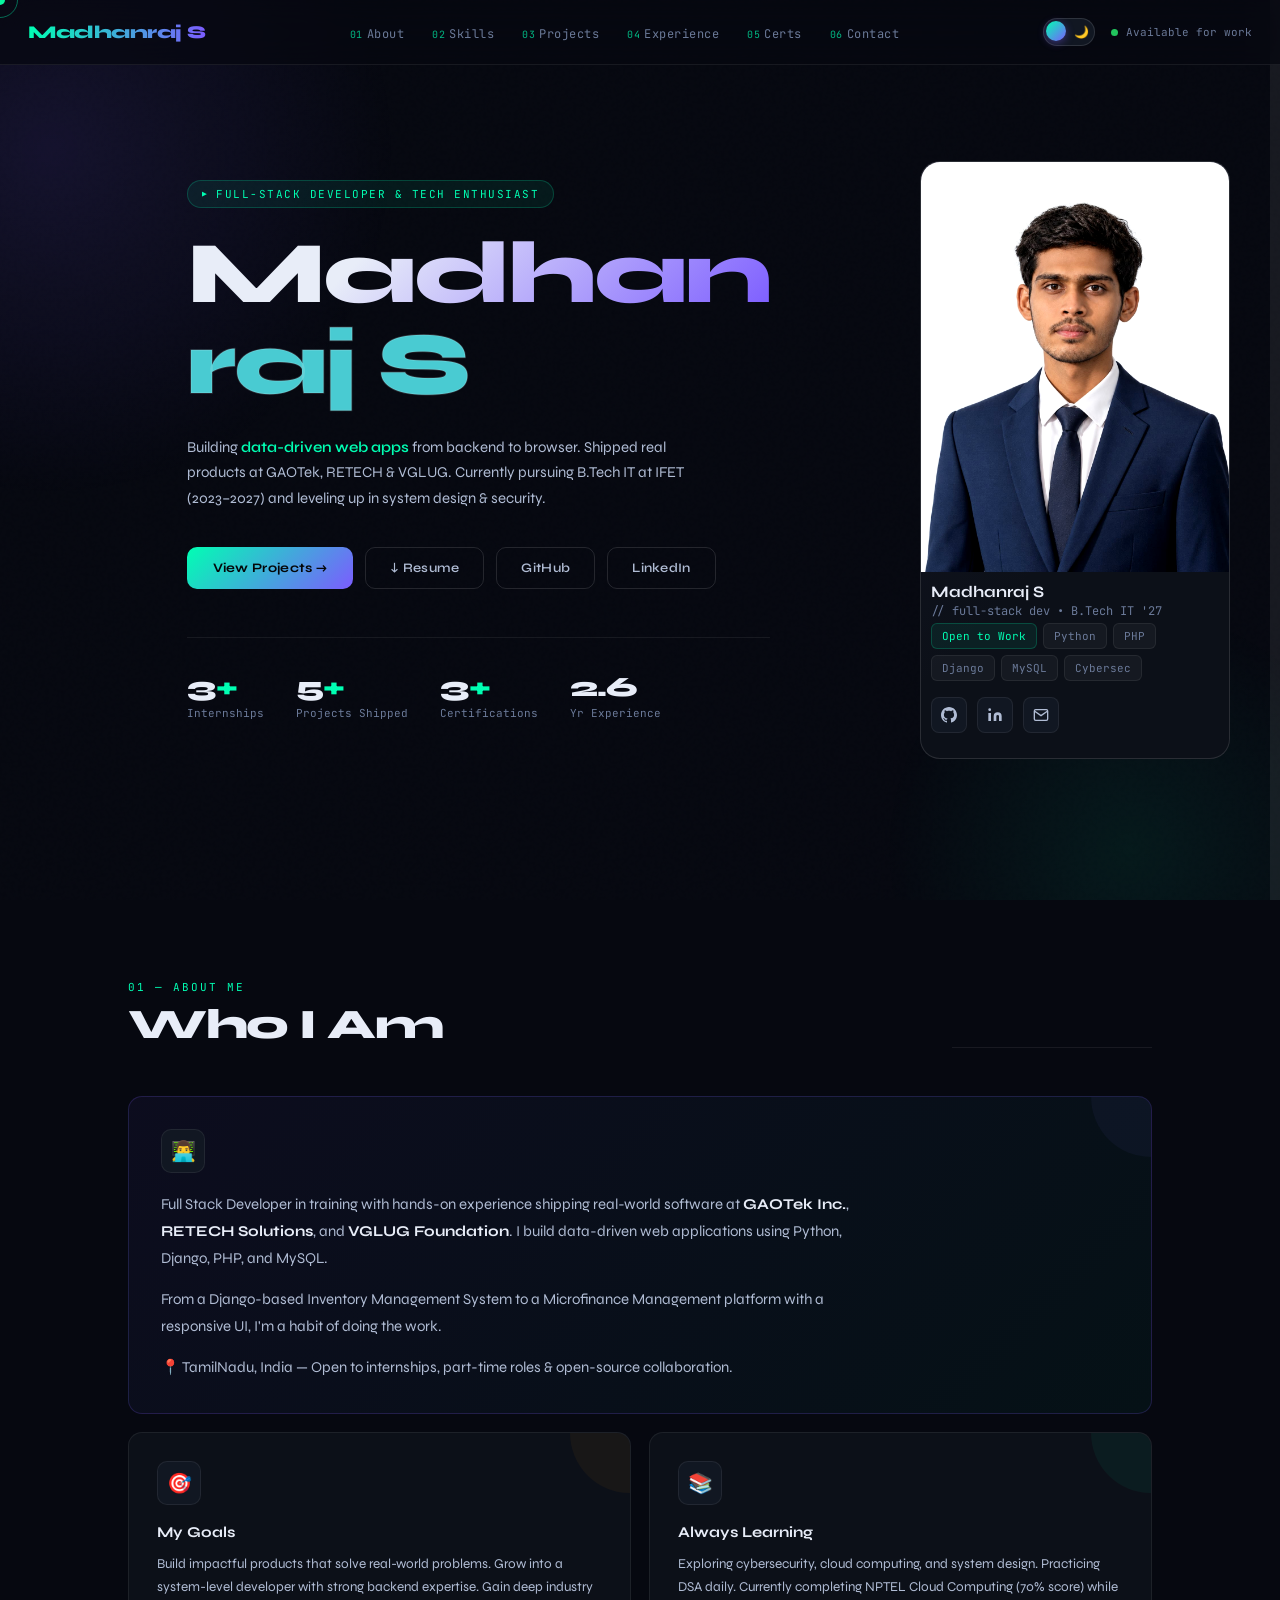
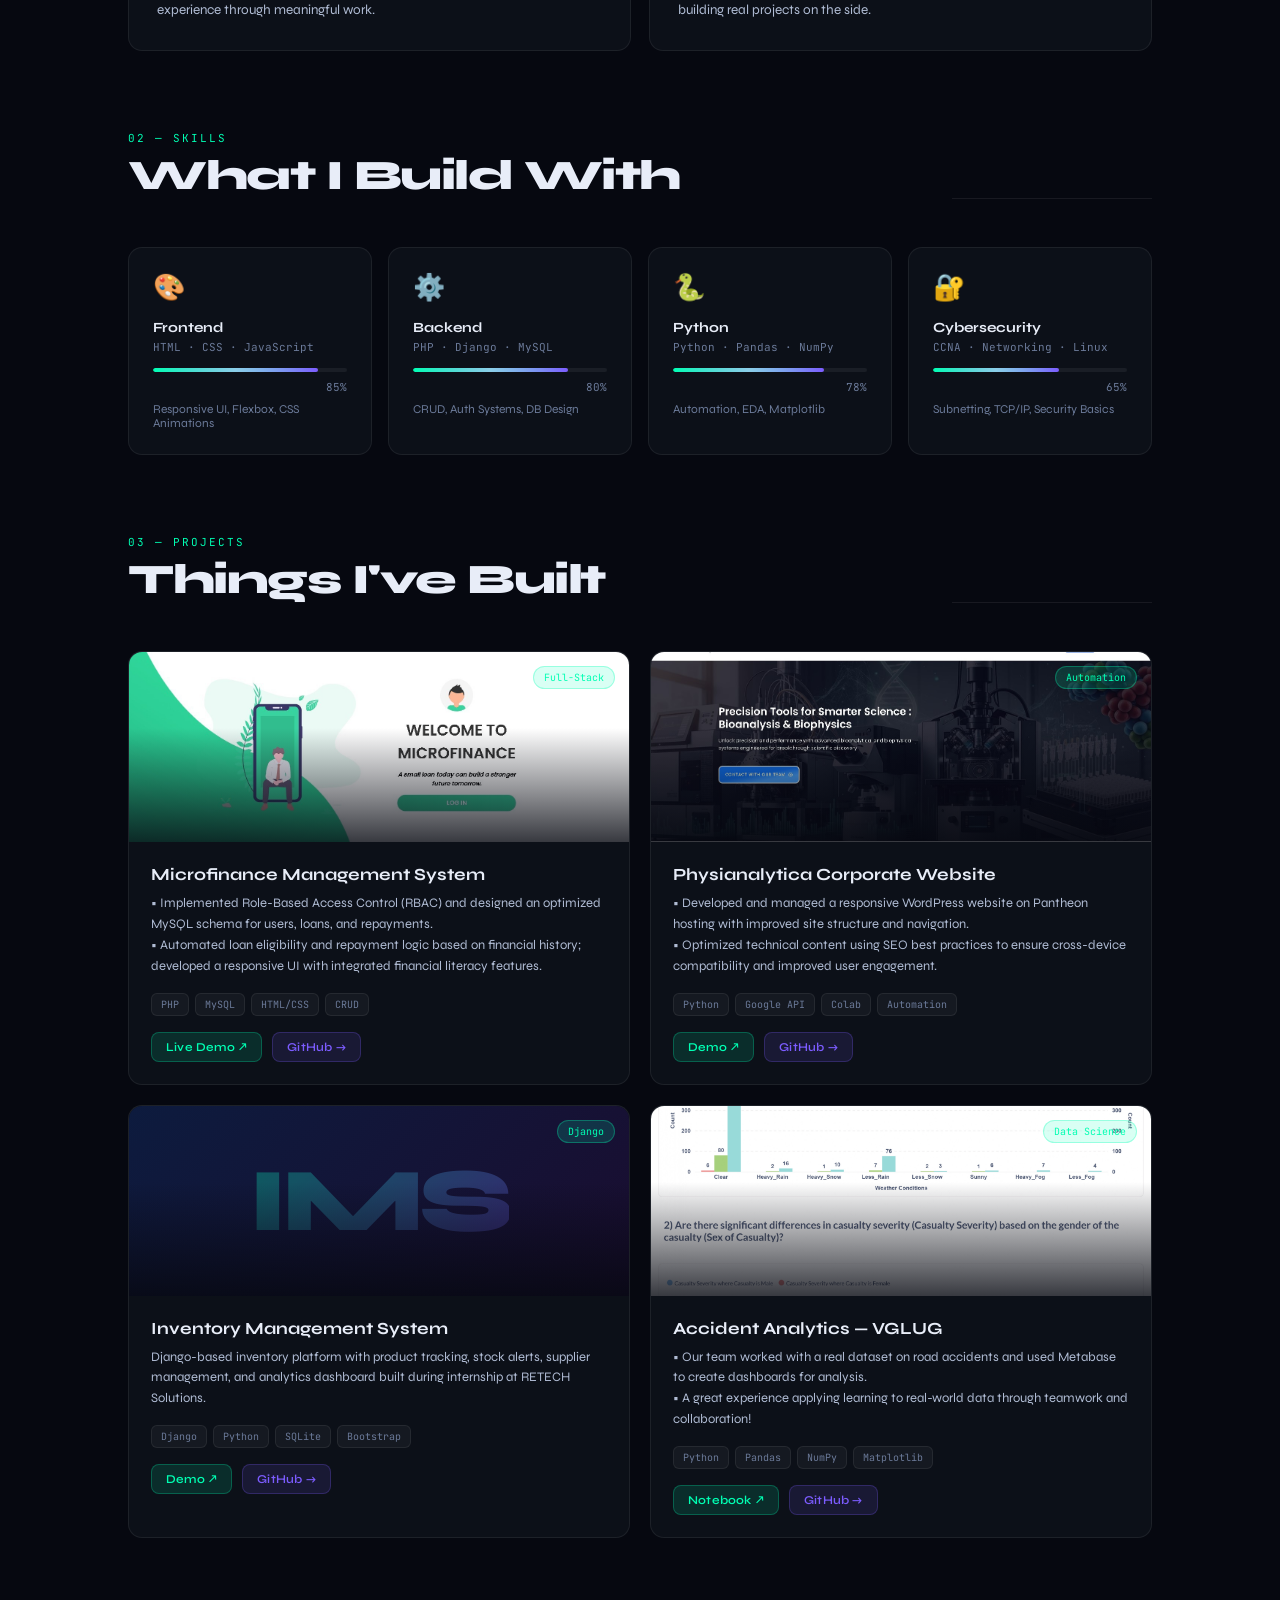
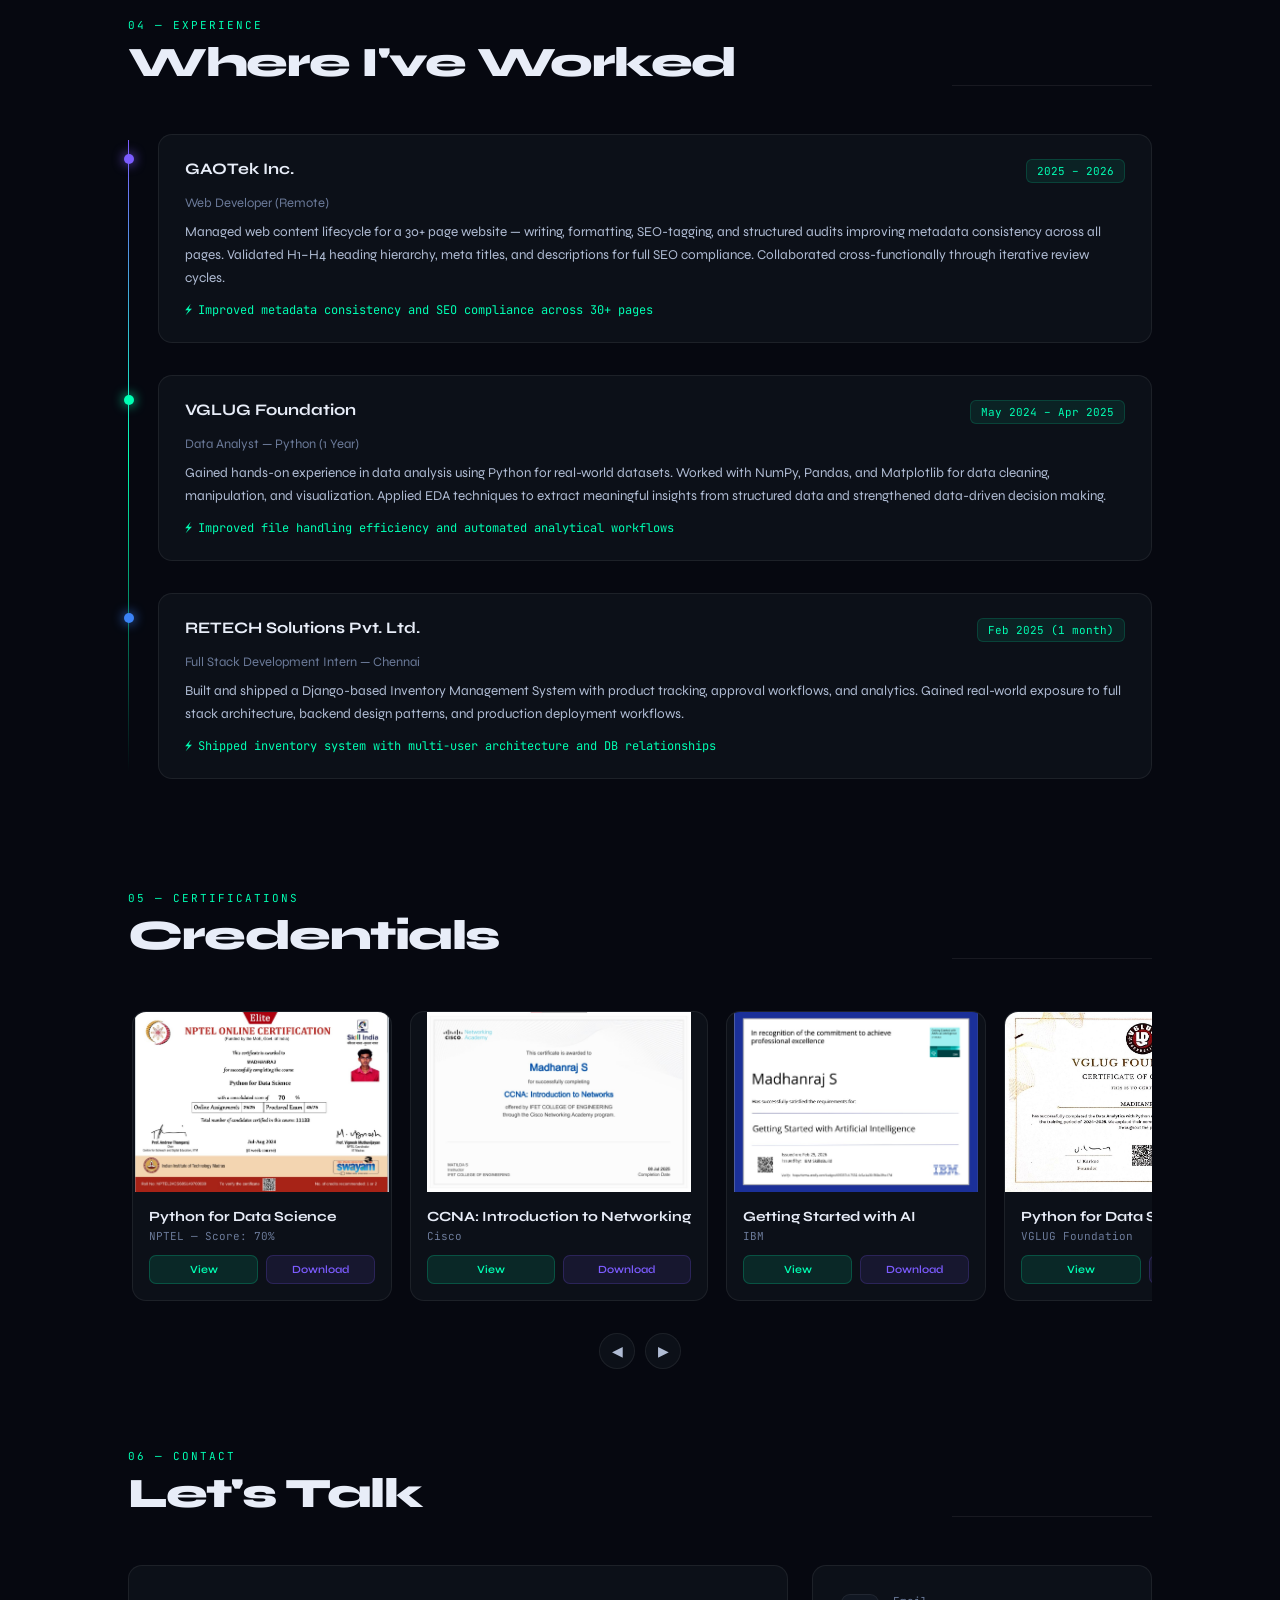
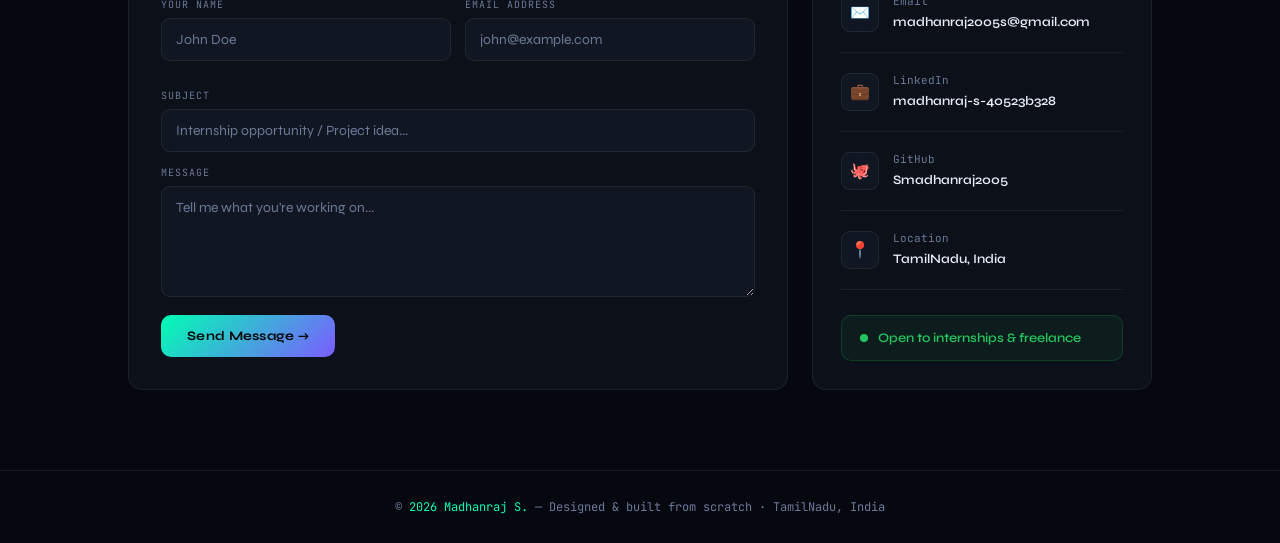
<file: index.html>
<!doctype html>
<html lang="en" data-theme="dark">
<head>
<meta charset="utf-8"/>
<meta name="viewport" content="width=device-width,initial-scale=1"/>
<title>Madhanraj — Full-Stack Developer</title>
<link href="https://fonts.googleapis.com/css2?family=Syne:wght@400;500;600;700;800&family=JetBrains+Mono:wght@300;400;500&display=swap" rel="stylesheet">
<link rel="stylesheet" href="des.css">
</head>
<body>

<!-- Custom cursor -->
<div class="cursor" id="cursor"></div>
<div class="cursor-ring" id="cursorRing"></div>

<!-- ── NAV ── -->
<nav>
  <div class="nav-logo">Madhanraj S</div>
  <ul class="nav-links">
    <li><a href="#about" data-num="01">About</a></li>
    <li><a href="#skills" data-num="02">Skills</a></li>
    <li><a href="#projects" data-num="03">Projects</a></li>
    <li><a href="#experience" data-num="04">Experience</a></li>
    <li><a href="#certifications" data-num="05">Certs</a></li>
    <li><a href="#contact" data-num="06">Contact</a></li>
  </ul>
  <div class="nav-right">
    <!-- ── THEME TOGGLE ── -->
    <label class="theme-toggle" title="Toggle light / dark mode">
      <input type="checkbox" id="themeToggle" aria-label="Toggle theme">
      <div class="toggle-track">
        <span class="icon-sun">☀️</span>
        <span class="icon-moon">🌙</span>
      </div>
      <div class="toggle-thumb"></div>
    </label>
    <div class="nav-status">
      <div class="status-dot"></div>
      Available for work
    </div>
  </div>
</nav>

<!-- ── HERO ── -->
<section class="hero" style="padding:0">
  <div class="hero-glow"></div>
  <div class="hero-glow2"></div>
  <div class="hero-left container" style="max-width:680px;padding-left:clamp(28px,5vw,80px)">
    <div class="hero-eyebrow">Full-Stack Developer & Tech Enthusiast</div>
    <h1 class="hero-name"><span>Madhan</span></h1>
    <div class="hero-subtitle">raj S</div>
    <p class="hero-desc">
      Building <em>data-driven web apps</em> from backend to browser. Shipped real products at GAOTek, RETECH & VGLUG. Currently pursuing B.Tech IT at IFET (2023–2027) and leveling up in system design & security.
    </p>
    <div class="hero-actions">
      <a class="btn-primary" href="#projects">View Projects →</a>
      <a class="btn-outline" href="Resume madhan1.pdf" target="_blank">↓ Resume</a>
      <a class="btn-outline" href="https://github.com/Smadhanraj2005" target="_blank">GitHub</a>
      <a class="btn-outline" href="https://www.linkedin.com/in/madhanraj-s-40523b328/" target="_blank">LinkedIn</a>
    </div>
    <div class="hero-stats">
      <div>
        <div class="stat-val">3<span>+</span></div>
        <div class="stat-label">Internships</div>
      </div>
      <div>
        <div class="stat-val">5<span>+</span></div>
        <div class="stat-label">Projects Shipped</div>
      </div>
      <div>
        <div class="stat-val">3<span>+</span></div>
        <div class="stat-label">Certifications</div>
      </div>
      <div>
        <div class="stat-val" id="yoe">—</div>
        <div class="stat-label">Yr Experience</div>
      </div>
    </div>
  </div>

  <div class="hero-right">
    <div class="hero-card">
      <div class="hero-photo">
        <img src="assets/myphoto.jpg" alt="Madhanraj" onerror="this.style.display='none';this.nextElementSibling.style.display='grid'">
        <div class="hero-photo-fallback" style="display:none">MJ</div>
      </div>
      <div class="hero-card-info">
        <div class="hero-card-name">Madhanraj S</div>
        <div class="hero-card-role">// full-stack dev • B.Tech IT '27</div>
        <div class="hero-card-tags">
          <span class="chip green">Open to Work</span>
          <span class="chip">Python</span>
          <span class="chip">PHP</span>
          <span class="chip">Django</span>
          <span class="chip">MySQL</span>
          <span class="chip">Cybersec</span>
        </div>
        <div class="hero-links">
          <a class="icon-btn" href="https://github.com/Smadhanraj2005" target="_blank" title="GitHub">
            <svg width="16" height="16" viewBox="0 0 24 24" fill="currentColor" style="color:#b0bcd4"><path d="M12 0c-6.626 0-12 5.373-12 12 0 5.302 3.438 9.8 8.207 11.387.599.111.793-.261.793-.577v-2.234c-3.338.726-4.033-1.416-4.033-1.416-.546-1.387-1.333-1.756-1.333-1.756-1.089-.745.083-.729.083-.729 1.205.084 1.839 1.237 1.839 1.237 1.07 1.834 2.807 1.304 3.492.997.107-.775.418-1.305.762-1.604-2.665-.305-5.467-1.334-5.467-5.931 0-1.311.469-2.381 1.236-3.221-.124-.303-.535-1.524.117-3.176 0 0 1.008-.322 3.301 1.23.957-.266 1.983-.399 3.003-.404 1.02.005 2.047.138 3.006.404 2.291-1.552 3.297-1.23 3.297-1.23.653 1.653.242 2.874.118 3.176.77.84 1.235 1.911 1.235 3.221 0 4.609-2.807 5.624-5.479 5.921.43.372.823 1.102.823 2.222v3.293c0 .319.192.694.801.576 4.765-1.589 8.199-6.086 8.199-11.386 0-6.627-5.373-12-12-12z"/></svg>
          </a>
          <a class="icon-btn" href="https://www.linkedin.com/in/madhanraj-s-40523b328/" target="_blank" title="LinkedIn">
            <svg width="16" height="16" viewBox="0 0 24 24" fill="currentColor" style="color:#b0bcd4"><path d="M16 8a6 6 0 016 6v7h-4v-7a2 2 0 00-2-2 2 2 0 00-2 2v7h-4v-7a6 6 0 016-6zM2 9h4v12H2z"/><circle cx="4" cy="4" r="2"/></svg>
          </a>
          <a class="icon-btn" href="mailto:madhanraj2005s@gmail.com" title="Email">
            <svg width="16" height="16" viewBox="0 0 24 24" fill="none" stroke="currentColor" stroke-width="2" style="color:#b0bcd4"><path d="M4 4h16c1.1 0 2 .9 2 2v12c0 1.1-.9 2-2 2H4c-1.1 0-2-.9-2-2V6c0-1.1.9-2 2-2z"/><polyline points="22,6 12,13 2,6"/></svg>
          </a>
        </div>
      </div>
    </div>
  </div>
</section>

<!-- ── ABOUT ── -->
<section id="about">
  <div class="container">
    <div class="section-header reveal">
      <div>
        <div class="section-label">01 — About Me</div>
        <h2 class="section-title">Who I Am</h2>
      </div>
      <div class="section-line"></div>
    </div>
    <div class="about-grid reveal">
      <div class="about-main about-card" style="--accent-color:var(--violet)">
        <div class="about-icon">👨‍💻</div>
        <p>Full Stack Developer in training with hands-on experience shipping real-world software at <strong style="color:var(--text)">GAOTek Inc.</strong>, <strong style="color:var(--text)">RETECH Solutions</strong>, and <strong style="color:var(--text)">VGLUG Foundation</strong>. I build data-driven web applications using Python, Django, PHP, and MySQL.</p>
        <p style="margin-top:14px">From a Django-based Inventory Management System to a Microfinance Management platform with a responsive UI, I'm a habit of doing the work.</p>
        <p style="margin-top:14px">📍 <span style="color:var(--text2)">TamilNadu, India</span> — Open to internships, part-time roles & open-source collaboration.</p>
      </div>
      <div class="about-card" style="--accent-color:#f59e0b">
        <div class="about-icon">🎯</div>
        <h3>My Goals</h3>
        <p>Build impactful products that solve real-world problems. Grow into a system-level developer with strong backend expertise. Gain deep industry experience through meaningful work.</p>
      </div>
      <div class="about-card" style="--accent-color:var(--mint)">
        <div class="about-icon">📚</div>
        <h3>Always Learning</h3>
        <p>Exploring cybersecurity, cloud computing, and system design. Practicing DSA daily. Currently completing NPTEL Cloud Computing (70% score) while building real projects on the side.</p>
      </div>
    </div>
  </div>
</section>

<!-- ── SKILLS ── -->
<section id="skills" style="padding-top:0">
  <div class="container">
    <div class="section-header reveal">
      <div>
        <div class="section-label">02 — Skills</div>
        <h2 class="section-title">What I Build With</h2>
      </div>
      <div class="section-line"></div>
    </div>
    <div class="skills-grid reveal">
      <div class="skill-card">
        <div class="skill-icon">🎨</div>
        <h3>Frontend</h3>
        <div class="skill-tech">HTML · CSS · JavaScript</div>
        <div class="bar"><div class="bar-fill" style="width:85%"></div></div>
        <div class="skill-pct">85%</div>
        <div class="skill-sub">Responsive UI, Flexbox, CSS Animations</div>
      </div>
      <div class="skill-card">
        <div class="skill-icon">⚙️</div>
        <h3>Backend</h3>
        <div class="skill-tech">PHP · Django · MySQL</div>
        <div class="bar"><div class="bar-fill" style="width:80%"></div></div>
        <div class="skill-pct">80%</div>
        <div class="skill-sub">CRUD, Auth Systems, DB Design</div>
      </div>
      <div class="skill-card">
        <div class="skill-icon">🐍</div>
        <h3>Python</h3>
        <div class="skill-tech">Python · Pandas · NumPy</div>
        <div class="bar"><div class="bar-fill" style="width:78%"></div></div>
        <div class="skill-pct">78%</div>
        <div class="skill-sub">Automation, EDA, Matplotlib</div>
      </div>
      <div class="skill-card">
        <div class="skill-icon">🔐</div>
        <h3>Cybersecurity</h3>
        <div class="skill-tech">CCNA · Networking · Linux</div>
        <div class="bar"><div class="bar-fill" style="width:65%"></div></div>
        <div class="skill-pct">65%</div>
        <div class="skill-sub">Subnetting, TCP/IP, Security Basics</div>
      </div>
    </div>
  </div>
</section>

<!-- ── PROJECTS ── -->
<section id="projects" style="padding-top:0">
  <div class="container">
    <div class="section-header reveal">
      <div>
        <div class="section-label">03 — Projects</div>
        <h2 class="section-title">Things I've Built</h2>
      </div>
      <div class="section-line"></div>
    </div>
    <div class="projects-grid reveal">
      <div class="project-card">
        <div class="project-thumb">
          <img src="assets/microfinance.jpg" alt="Microfinance" onerror="this.style.display='none';this.nextElementSibling.style.display='grid'">
          <div class="project-thumb-placeholder" style="display:none"><div class="big-letter">MF</div></div>
          <div class="project-overlay"></div>
          <div class="project-live-badge">Full-Stack</div>
        </div>
        <div class="project-body">
          <h3>Microfinance Management System</h3>
          <p>• Implemented Role-Based Access Control (RBAC) and designed an optimized MySQL schema for users, loans, and repayments.<br>• Automated loan eligibility and repayment logic based on financial history; developed a responsive UI with integrated financial literacy features.</p>
          <div class="project-tags">
            <span class="tag">PHP</span><span class="tag">MySQL</span><span class="tag">HTML/CSS</span><span class="tag">CRUD</span>
          </div>
          <div class="project-links">
            <a href="https://www.linkedin.com/posts/madhanraj-s-40523b328_webdevelopment-microfinance-fintech-activity-7436792432828231680-YYVV" class="proj-btn primary">Live Demo ↗</a>
            <a href="https://github.com/Smadhanraj2005/project_micro-finance_phprow-microfin.git" class="proj-btn secondary">GitHub →</a>
          </div>
        </div>
      </div>
      <div class="project-card">
        <div class="project-thumb">
          <img src="assets/torrent.jpg" alt="Physianalytica" onerror="this.style.display='none';this.nextElementSibling.style.display='grid'">
          <div class="project-thumb-placeholder" style="display:none"><div class="big-letter">TG</div></div>
          <div class="project-overlay"></div>
          <div class="project-live-badge">Automation</div>
        </div>
        <div class="project-body">
          <h3>Physianalytica Corporate Website</h3>
          <p>• Developed and managed a responsive WordPress website on Pantheon hosting with improved site structure and navigation.<br>• Optimized technical content using SEO best practices to ensure cross-device compatibility and improved user engagement.</p>
          <div class="project-tags">
            <span class="tag">Python</span><span class="tag">Google API</span><span class="tag">Colab</span><span class="tag">Automation</span>
          </div>
          <div class="project-links">
            <a href="https://dev-physianalytica-site.pantheonsite.io/" class="proj-btn primary">Demo ↗</a>
            <a href="https://github.com/Smadhanraj2005/Physi-analytiva.git" class="proj-btn secondary">GitHub →</a>
          </div>
        </div>
      </div>
      <div class="project-card">
        <div class="project-thumb">
          <div class="project-thumb-placeholder" style="display:grid"><div class="big-letter">IMS</div></div>
          <div class="project-overlay"></div>
          <div class="project-live-badge">Django</div>
        </div>
        <div class="project-body">
          <h3>Inventory Management System</h3>
          <p>Django-based inventory platform with product tracking, stock alerts, supplier management, and analytics dashboard built during internship at RETECH Solutions.</p>
          <div class="project-tags">
            <span class="tag">Django</span><span class="tag">Python</span><span class="tag">SQLite</span><span class="tag">Bootstrap</span>
          </div>
          <div class="project-links">
            <a href="#" class="proj-btn primary">Demo ↗</a>
            <a href="#" class="proj-btn secondary">GitHub →</a>
          </div>
        </div>
      </div>
      <div class="project-card">
        <div class="project-thumb">
          <img src="assets/metab.jpg" alt="Accident Analytics" onerror="this.style.display='none';this.nextElementSibling.style.display='grid'">
          <div class="project-thumb-placeholder" style="display:grid"><div class="big-letter">EDA</div></div>
          <div class="project-overlay"></div>
          <div class="project-live-badge">Data Science</div>
        </div>
        <div class="project-body">
          <h3>Accident Analytics — VGLUG</h3>
          <p>• Our team worked with a real dataset on road accidents and used Metabase to create dashboards for analysis.<br>• A great experience applying learning to real-world data through teamwork and collaboration!</p>
          <div class="project-tags">
            <span class="tag">Python</span><span class="tag">Pandas</span><span class="tag">NumPy</span><span class="tag">Matplotlib</span>
          </div>
          <div class="project-links">
            <a href="#" class="proj-btn primary">Notebook ↗</a>
            <a href="#" class="proj-btn secondary">GitHub →</a>
          </div>
        </div>
      </div>
    </div>
  </div>
</section>

<!-- ── EXPERIENCE ── -->
<section id="experience" style="padding-top:0">
  <div class="container">
    <div class="section-header reveal">
      <div>
        <div class="section-label">04 — Experience</div>
        <h2 class="section-title">Where I've Worked</h2>
      </div>
      <div class="section-line"></div>
    </div>
    <div class="timeline reveal">
      <div class="timeline-item">
        <div class="timeline-dot" style="background:var(--violet);box-shadow:0 0 12px var(--violet)"></div>
        <div class="timeline-card">
          <div class="timeline-header">
            <div class="timeline-company">GAOTek Inc.</div>
            <div class="timeline-period">2025 – 2026</div>
          </div>
          <div class="timeline-role">Web Developer (Remote)</div>
          <div class="timeline-desc">Managed web content lifecycle for a 30+ page website — writing, formatting, SEO-tagging, and structured audits improving metadata consistency across all pages. Validated H1–H4 heading hierarchy, meta titles, and descriptions for full SEO compliance. Collaborated cross-functionally through iterative review cycles.</div>
          <div class="timeline-impact">Improved metadata consistency and SEO compliance across 30+ pages</div>
        </div>
      </div>
      <div class="timeline-item">
        <div class="timeline-dot" style="background:var(--mint);box-shadow:0 0 12px var(--mint)"></div>
        <div class="timeline-card">
          <div class="timeline-header">
            <div class="timeline-company">VGLUG Foundation</div>
            <div class="timeline-period">May 2024 – Apr 2025</div>
          </div>
          <div class="timeline-role">Data Analyst — Python (1 Year)</div>
          <div class="timeline-desc">Gained hands-on experience in data analysis using Python for real-world datasets. Worked with NumPy, Pandas, and Matplotlib for data cleaning, manipulation, and visualization. Applied EDA techniques to extract meaningful insights from structured data and strengthened data-driven decision making.</div>
          <div class="timeline-impact">Improved file handling efficiency and automated analytical workflows</div>
        </div>
      </div>
      <div class="timeline-item">
        <div class="timeline-dot" style="background:var(--blue);box-shadow:0 0 12px var(--blue)"></div>
        <div class="timeline-card">
          <div class="timeline-header">
            <div class="timeline-company">RETECH Solutions Pvt. Ltd.</div>
            <div class="timeline-period">Feb 2025 (1 month)</div>
          </div>
          <div class="timeline-role">Full Stack Development Intern — Chennai</div>
          <div class="timeline-desc">Built and shipped a Django-based Inventory Management System with product tracking, approval workflows, and analytics. Gained real-world exposure to full stack architecture, backend design patterns, and production deployment workflows.</div>
          <div class="timeline-impact">Shipped inventory system with multi-user architecture and DB relationships</div>
        </div>
      </div>
    </div>
  </div>
</section>

<!-- ── CERTIFICATIONS ── -->
<section id="certifications" style="padding-top:0">
  <div class="container">
    <div class="section-header reveal">
      <div>
        <div class="section-label">05 — Certifications</div>
        <h2 class="section-title">Credentials</h2>
      </div>
      <div class="section-line"></div>
    </div>
    <div class="certs-scroll-wrapper reveal">
      <div class="certs-scroll" id="certScroll">
        <div class="cert-card">
          <div class="cert-img">
            <img src="credi/nptel.jpg" alt="" onerror="this.style.display='none';this.nextElementSibling.style.display='flex'">
            <div class="cert-img-fallback" style="display:none">PY</div>
          </div>
          <div class="cert-body">
            <h3>Python for Data Science</h3>
            <div class="cert-issuer">NPTEL — Score: 70%</div>
            <div class="cert-actions">
              <a href="credi/nptel.jpg" target="_blank" class="cert-btn view">View</a>
              <a href="credi/nptel.jpg" download class="cert-btn dl">Download</a>
            </div>
          </div>
        </div>
        <div class="cert-card">
          <div class="cert-img">
            <img src="credi/ccnaintro.jpg" alt="" onerror="this.style.display='none';this.nextElementSibling.style.display='flex'">
            <div class="cert-img-fallback" style="display:none">CC</div>
          </div>
          <div class="cert-body">
            <h3>CCNA: Introduction to Networking</h3>
            <div class="cert-issuer">Cisco</div>
            <div class="cert-actions">
              <a href="credi/ccnaintro.jpg" target="_blank" class="cert-btn view">View</a>
              <a href="credi/ccnaintro.jpg" download class="cert-btn dl">Download</a>
            </div>
          </div>
        </div>
        <div class="cert-card">
          <div class="cert-img">
            <img src="credi/ibm get start with ai.jpg" alt="" onerror="this.style.display='none';this.nextElementSibling.style.display='flex'">
            <div class="cert-img-fallback" style="display:none">☁</div>
          </div>
          <div class="cert-body">
            <h3>Getting Started with AI</h3>
            <div class="cert-issuer">IBM</div>
            <div class="cert-actions">
              <a href="credi/ibm get start with ai.jpg" target="_blank" class="cert-btn view">View</a>
              <a href="credi/ibm get start with ai.jpg" download class="cert-btn dl">Download</a>
            </div>
          </div>
        </div>
        <div class="cert-card">
          <div class="cert-img">
            <img src="credi/Vulug.jpg" alt="" onerror="this.style.display='none';this.nextElementSibling.style.display='flex'">
            <div class="cert-img-fallback" style="display:none">VL</div>
          </div>
          <div class="cert-body">
            <h3>Python for Data Science</h3>
            <div class="cert-issuer">VGLUG Foundation</div>
            <div class="cert-actions">
              <a href="#" class="cert-btn view">View</a>
              <a href="#" download class="cert-btn dl">Download</a>
            </div>
          </div>
        </div>
        <div class="cert-card">
          <div class="cert-img">
            <img src="credi/Bestintern.jpg" alt="" onerror="this.style.display='none';this.nextElementSibling.style.display='flex'">
            <div class="cert-img-fallback" style="display:none">🏆</div>
          </div>
          <div class="cert-body">
            <h3>Best Intern Certificate</h3>
            <div class="cert-issuer">GAOTek Inc.</div>
            <div class="cert-actions">
              <a href="#" class="cert-btn view">View</a>
              <a href="#" download class="cert-btn dl">Download</a>
            </div>
          </div>
        </div>
        <div class="cert-card">
          <div class="cert-img">
            <img src="credi/geotekcomptetion.jpg" alt="" onerror="this.style.display='none';this.nextElementSibling.style.display='flex'">
            <div class="cert-img-fallback" style="display:none">✅</div>
          </div>
          <div class="cert-body">
            <h3>Completion Certificate</h3>
            <div class="cert-issuer">GAOTek Inc.</div>
            <div class="cert-actions">
              <a href="#" class="cert-btn view">View</a>
              <a href="#" download class="cert-btn dl">Download</a>
            </div>
          </div>
        </div>
        <div class="cert-card">
          <div class="cert-img">
            <img src="credi/pythoness.jpg" alt="" onerror="this.style.display='none';this.nextElementSibling.style.display='flex'">
            <div class="cert-img-fallback" style="display:none">🐍</div>
          </div>
          <div class="cert-body">
            <h3>Python Essentials</h3>
            <div class="cert-issuer">Netacademy</div>
            <div class="cert-actions">
              <a href="#" class="cert-btn view">View</a>
              <a href="#" download class="cert-btn dl">Download</a>
            </div>
          </div>
        </div>
        <div class="cert-card">
          <div class="cert-img">
            <img src="credi/ccnaswitching.jpg" alt="" onerror="this.style.display='none';this.nextElementSibling.style.display='flex'">
            <div class="cert-img-fallback" style="display:none">🔀</div>
          </div>
          <div class="cert-body">
            <h3>CCNA: Switching, Routing & Wireless Essentials</h3>
            <div class="cert-issuer">Cisco</div>
            <div class="cert-actions">
              <a href="#" class="cert-btn view">View</a>
              <a href="#" download class="cert-btn dl">Download</a>
            </div>
          </div>
        </div>
      </div>
      <div class="scroll-nav">
        <button class="scroll-btn" onclick="document.getElementById('certScroll').scrollBy({left:-280,behavior:'smooth'})">◀</button>
        <button class="scroll-btn" onclick="document.getElementById('certScroll').scrollBy({left:280,behavior:'smooth'})">▶</button>
      </div>
    </div>
  </div>
</section>

<!-- ── CONTACT ── -->
<section id="contact" style="padding-top:0">
  <div class="container">
    <div class="section-header reveal">
      <div>
        <div class="section-label">06 — Contact</div>
        <h2 class="section-title">Let's Talk</h2>
      </div>
      <div class="section-line"></div>
    </div>
    <div class="contact-grid reveal">
      <div class="contact-form-card">
        <form onsubmit="handleSubmit(event)">
          <div class="field-group">
            <div class="field">
              <label class="field-label">Your Name</label>
              <input type="text" placeholder="John Doe" required>
            </div>
            <div class="field">
              <label class="field-label">Email Address</label>
              <input type="email" placeholder="john@example.com" required>
            </div>
          </div>
          <div class="field">
            <label class="field-label">Subject</label>
            <input type="text" placeholder="Internship opportunity / Project idea...">
          </div>
          <div class="field">
            <label class="field-label">Message</label>
            <textarea rows="5" placeholder="Tell me what you're working on..." required></textarea>
          </div>
          <button class="btn-primary" type="submit" style="border:none;cursor:pointer;font-family:'Syne',sans-serif">Send Message →</button>
        </form>
      </div>
      <div class="contact-info-card">
        <div class="info-row">
          <div class="info-icon">✉️</div>
          <div>
            <div class="info-label">Email</div>
            <a href="mailto:madhanraj2005s@gmail.com" class="info-val">madhanraj2005s@gmail.com</a>
          </div>
        </div>
        <div class="info-row">
          <div class="info-icon">💼</div>
          <div>
            <div class="info-label">LinkedIn</div>
            <a href="https://www.linkedin.com/in/madhanraj-s-40523b328/" target="_blank" class="info-val">madhanraj-s-40523b328</a>
          </div>
        </div>
        <div class="info-row">
          <div class="info-icon">🐙</div>
          <div>
            <div class="info-label">GitHub</div>
            <a href="https://github.com/Smadhanraj2005" target="_blank" class="info-val">Smadhanraj2005</a>
          </div>
        </div>
        <div class="info-row">
          <div class="info-icon">📍</div>
          <div>
            <div class="info-label">Location</div>
            <span class="info-val">TamilNadu, India</span>
          </div>
        </div>
        <div class="avail-badge">
          <div class="dot"></div>
          <span>Open to internships & freelance</span>
        </div>
      </div>
    </div>
  </div>
</section>

<!-- ── FOOTER ── -->
<footer>
  © <span id="yr"></span> <span>Madhanraj S.</span> — Designed & built from scratch · TamilNadu, India
</footer>

<script>
// Year
document.getElementById('yr').textContent = new Date().getFullYear();

// YOE calc
const yoe = ((new Date() - new Date('2024-05-01')) / (1000*60*60*24*365)).toFixed(1);
document.getElementById('yoe').textContent = yoe;

// ── THEME TOGGLE ──
const toggle = document.getElementById('themeToggle');
const html = document.documentElement;

// Load saved preference
const saved = localStorage.getItem('theme');
if (saved) {
  html.setAttribute('data-theme', saved);
  toggle.checked = saved === 'light';
}

toggle.addEventListener('change', () => {
  const theme = toggle.checked ? 'light' : 'dark';
  html.setAttribute('data-theme', theme);
  localStorage.setItem('theme', theme);
});

// Cursor
const cursor = document.getElementById('cursor');
const ring = document.getElementById('cursorRing');
document.addEventListener('mousemove', e => {
  cursor.style.left = e.clientX + 'px';
  cursor.style.top = e.clientY + 'px';
  setTimeout(() => {
    ring.style.left = e.clientX + 'px';
    ring.style.top = e.clientY + 'px';
  }, 60);
});
document.querySelectorAll('a,button,label').forEach(el => {
  el.addEventListener('mouseenter', () => {
    cursor.style.width = '18px'; cursor.style.height = '18px';
    ring.style.opacity = '.7'; ring.style.width = '48px'; ring.style.height = '48px';
  });
  el.addEventListener('mouseleave', () => {
    cursor.style.width = '10px'; cursor.style.height = '10px';
    ring.style.opacity = '.4'; ring.style.width = '36px'; ring.style.height = '36px';
  });
});

// Scroll reveal
const observer = new IntersectionObserver(entries => {
  entries.forEach(e => { if (e.isIntersecting) e.target.classList.add('visible'); });
}, { threshold: 0.08 });
document.querySelectorAll('.reveal').forEach(el => observer.observe(el));

// Contact form
function handleSubmit(e) {
  e.preventDefault();
  const btn = e.target.querySelector('button');
  btn.textContent = 'Sent! ✓';
  btn.style.background = 'linear-gradient(135deg,#22c55e,#16a34a)';
  setTimeout(() => { btn.textContent = 'Send Message →'; btn.style.background = ''; }, 3000);
}

// Animated counter for stats on scroll
const statVals = document.querySelectorAll('.stat-val');
const statObserver = new IntersectionObserver(entries => {
  entries.forEach(e => {
    if (e.isIntersecting) {
      e.target.style.opacity = '1';
      e.target.style.transform = 'none';
      statObserver.unobserve(e.target);
    }
  });
});
statVals.forEach(s => {
  s.style.opacity = '0';
  s.style.transform = 'translateY(8px)';
  s.style.transition = 'opacity .5s,transform .5s';
  statObserver.observe(s);
});
</script>
</body>
</html>
</file>
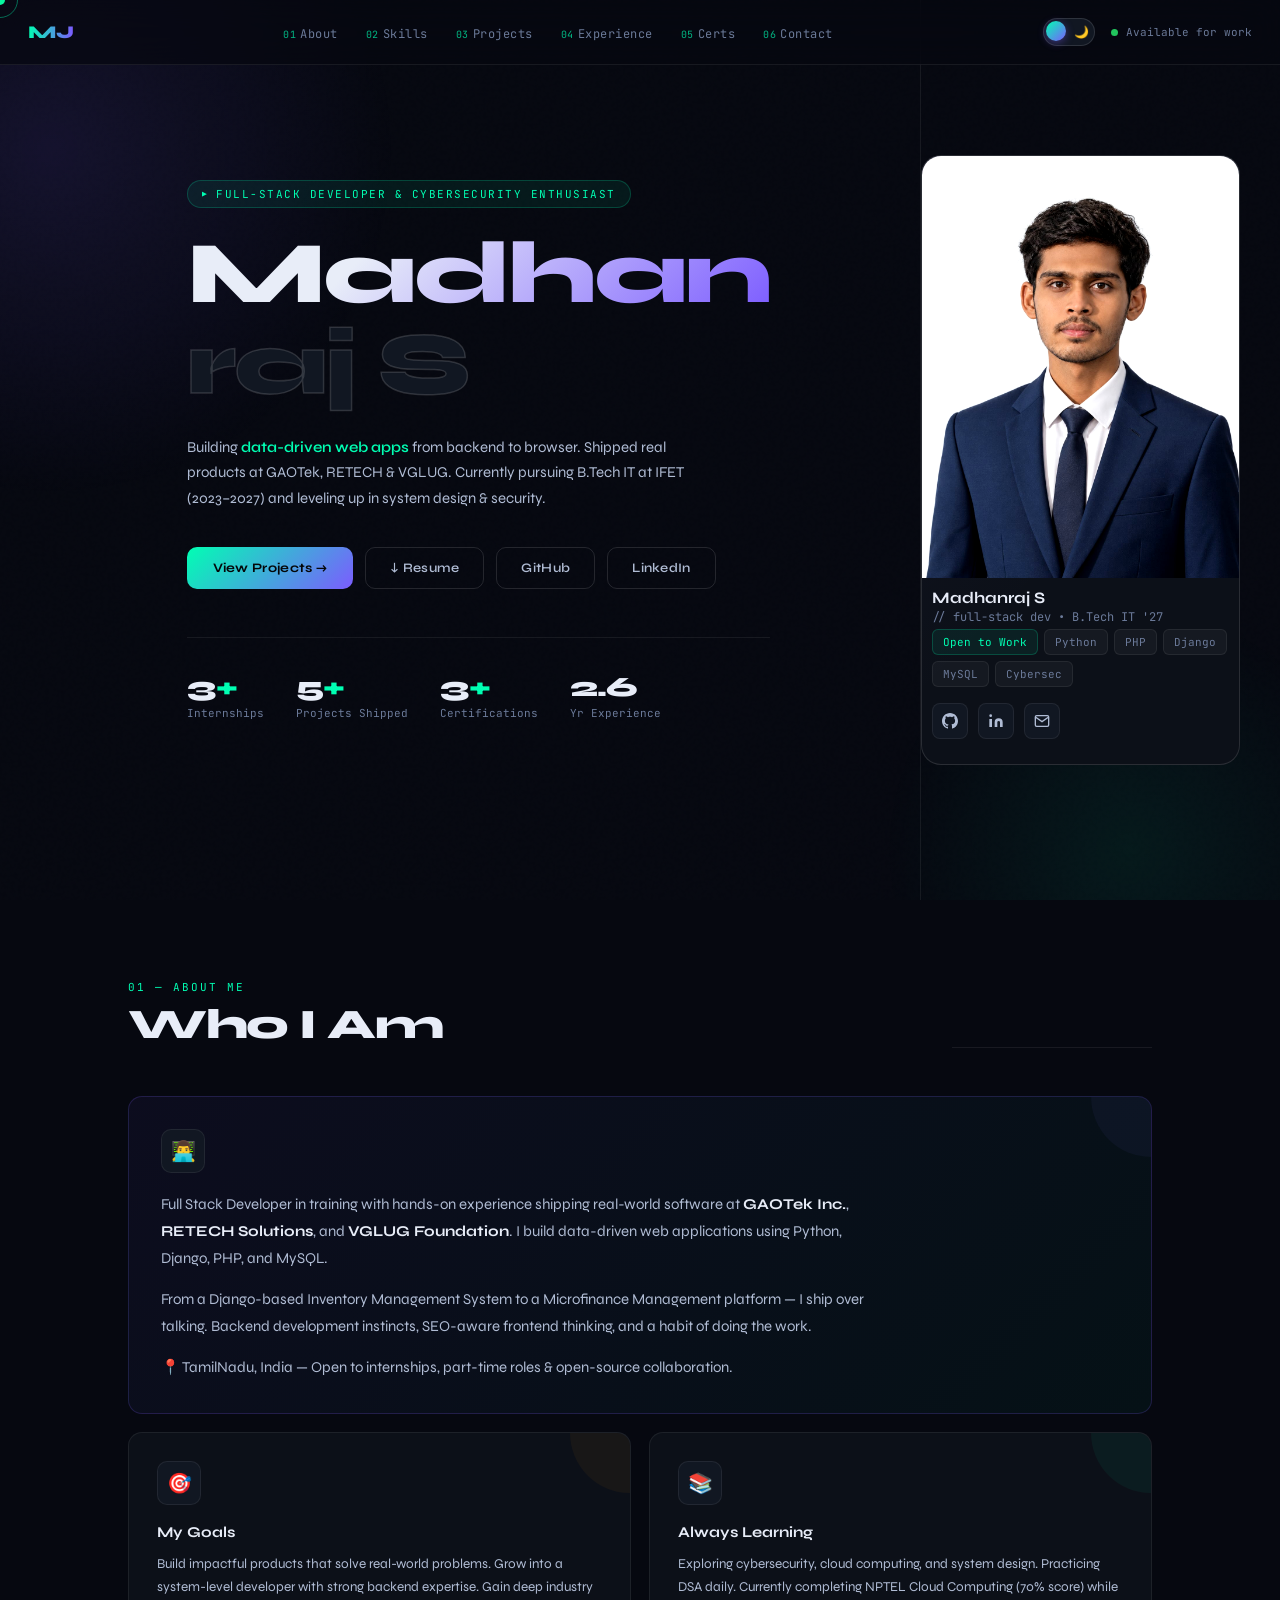
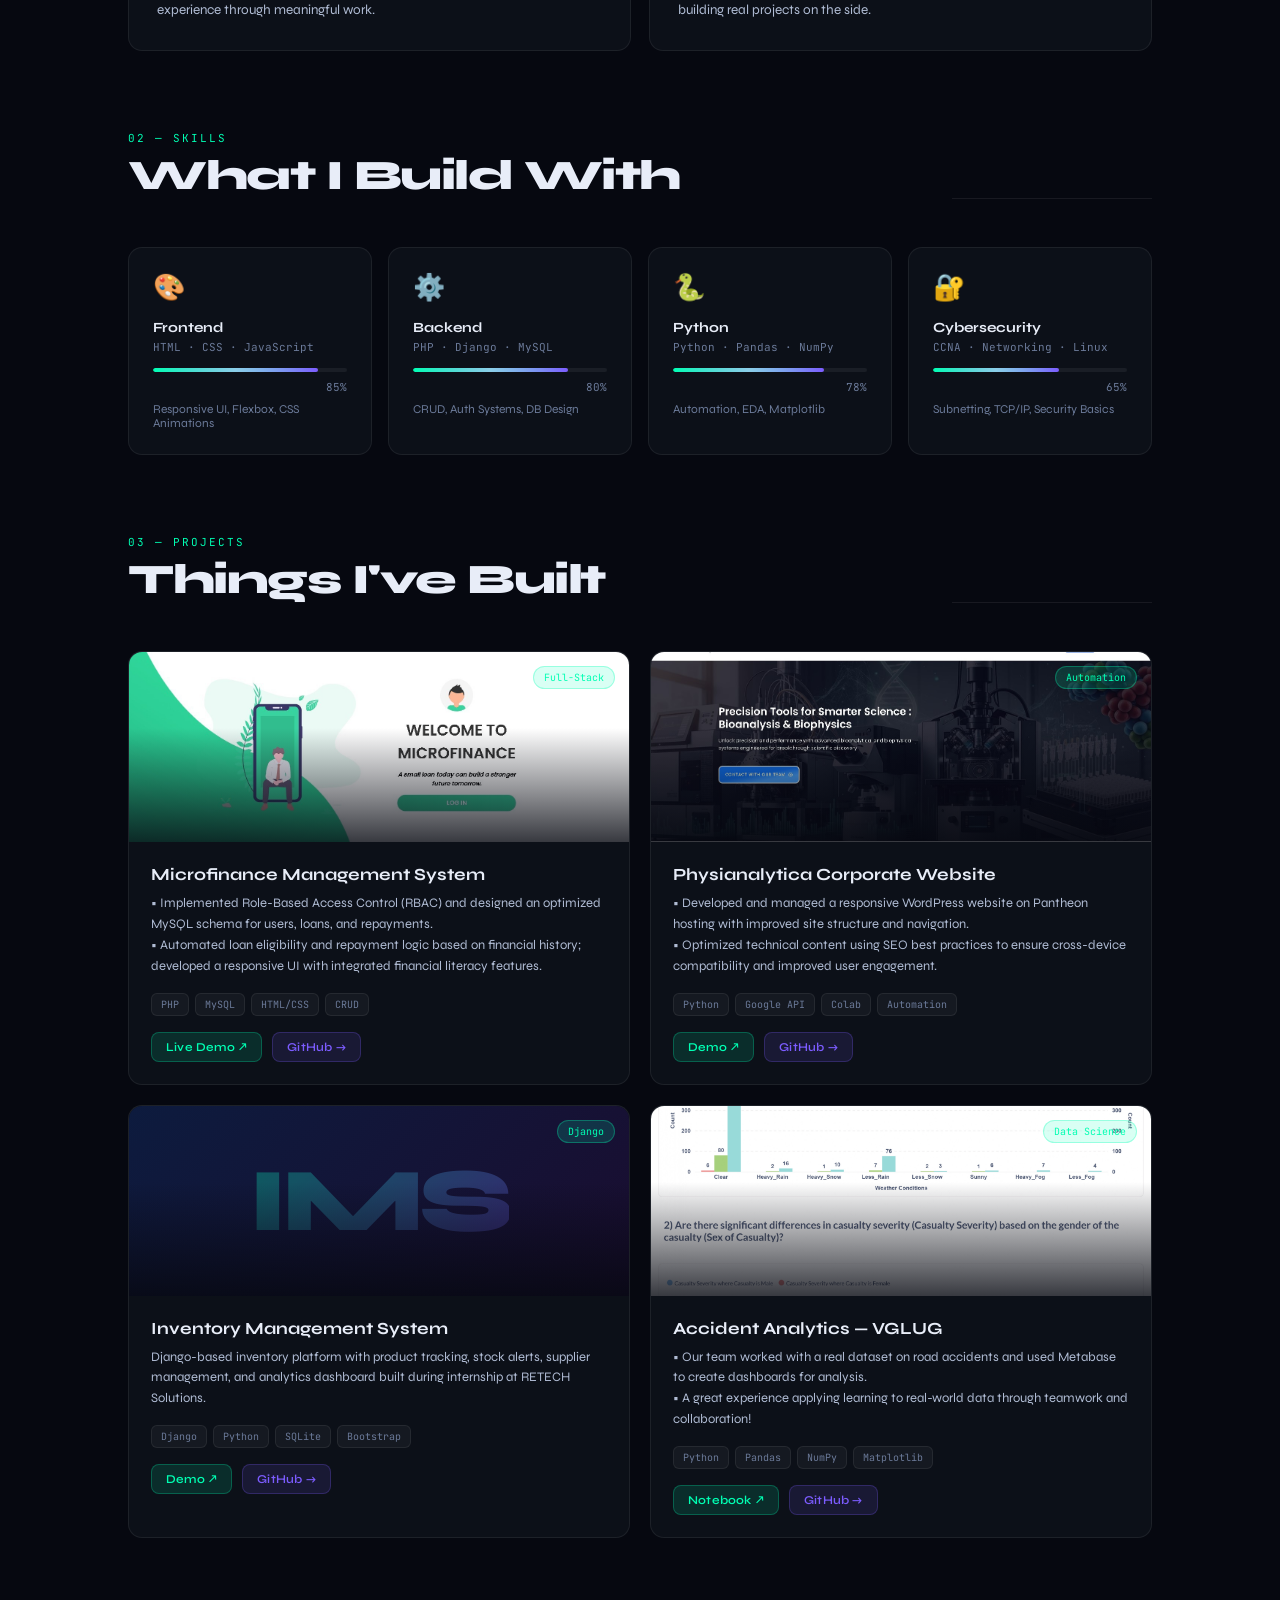
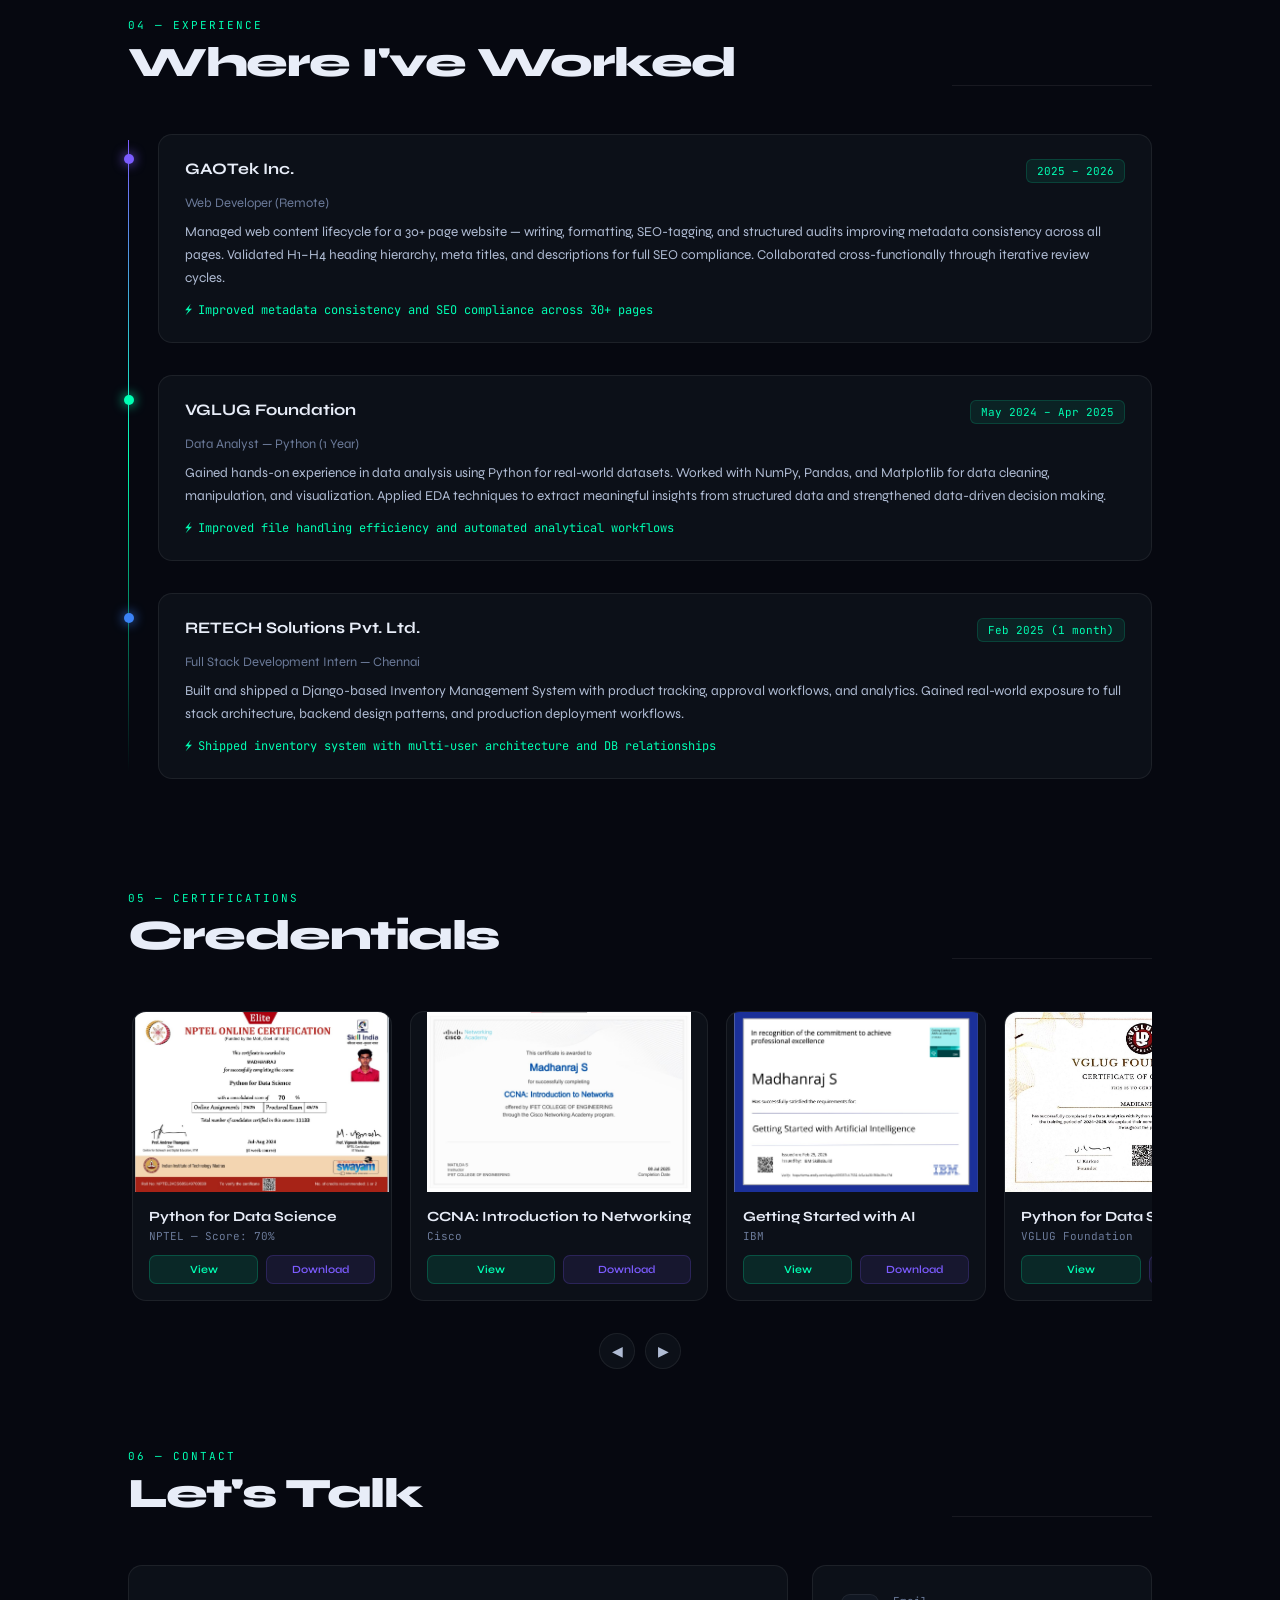
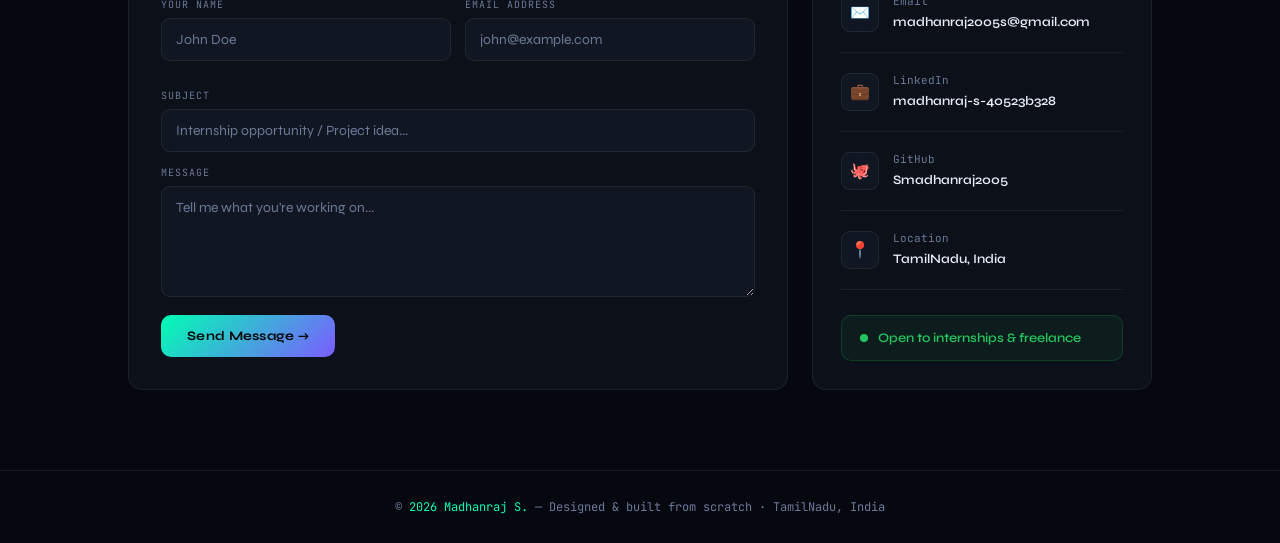
<file: index1.html>
<!doctype html>
<html lang="en" data-theme="dark">
<head>
<meta charset="utf-8"/>
<meta name="viewport" content="width=device-width,initial-scale=1"/>
<title>Madhanraj — Full-Stack Developer</title>
<link href="https://fonts.googleapis.com/css2?family=Syne:wght@400;500;600;700;800&family=JetBrains+Mono:wght@300;400;500&display=swap" rel="stylesheet">
<style>
/* ── THEME VARIABLES ── */
:root, [data-theme="dark"] {
  --bg:#060810;
  --surface:#0c1018;
  --surface2:#111722;
  --border:rgba(255,255,255,0.07);
  --border2:rgba(255,255,255,0.12);
  --mint:#00ffb3;
  --violet:#7c5cff;
  --blue:#3b82f6;
  --muted:#6b7a99;
  --text:#e8edf8;
  --text2:#b0bcd4;
  --r:14px;
  --nav-bg:rgba(6,8,16,0.7);
  --noise-opacity:0.4;
  --theme-icon:'☀️';
}

[data-theme="light"] {
  --bg:#f0f4ff;
  --surface:#ffffff;
  --surface2:#e8eef8;
  --border:rgba(0,0,0,0.08);
  --border2:rgba(0,0,0,0.14);
  --mint:#00b37d;
  --violet:#6b44f8;
  --blue:#2563eb;
  --muted:#7a87a3;
  --text:#111827;
  --text2:#374151;
  --nav-bg:rgba(240,244,255,0.82);
  --noise-opacity:0.06;
  --theme-icon:'🌙';
}

*{box-sizing:border-box;margin:0;padding:0}
html{scroll-behavior:smooth}
body{
  font-family:'Syne',sans-serif;
  background:var(--bg);
  color:var(--text);
  -webkit-font-smoothing:antialiased;
  overflow-x:hidden;
  transition:background .3s, color .3s;
}

/* ── NOISE LAYER ── */
body::before{
  content:'';
  position:fixed;inset:0;
  background-image:url("data:image/svg+xml,%3Csvg viewBox='0 0 256 256' xmlns='http://www.w3.org/2000/svg'%3E%3Cfilter id='n'%3E%3CfeTurbulence type='fractalNoise' baseFrequency='0.9' numOctaves='4'/%3E%3C/filter%3E%3Crect width='100%25' height='100%25' filter='url(%23n)' opacity='0.035'/%3E%3C/svg%3E");
  pointer-events:none;z-index:0;opacity:var(--noise-opacity);
  transition:opacity .3s;
}

/* ── CURSOR ── */
.cursor{position:fixed;width:10px;height:10px;background:var(--mint);border-radius:50%;pointer-events:none;z-index:9999;transform:translate(-50%,-50%);transition:transform .1s,width .2s,height .2s;mix-blend-mode:difference}
.cursor-ring{position:fixed;width:36px;height:36px;border:1.5px solid var(--mint);border-radius:50%;pointer-events:none;z-index:9998;transform:translate(-50%,-50%);transition:transform .15s,opacity .3s;opacity:.4}

/* ── SCROLLBAR ── */
::-webkit-scrollbar{width:3px}
::-webkit-scrollbar-thumb{background:var(--violet)}

/* ── LAYOUT ── */
.container{max-width:1080px;margin:0 auto;padding:0 28px}

/* ── NAV ── */
nav{
  position:fixed;top:0;left:0;right:0;
  z-index:100;
  padding:18px 28px;
  display:flex;align-items:center;justify-content:space-between;
  background:var(--nav-bg);
  backdrop-filter:blur(18px);
  border-bottom:1px solid var(--border);
  transition:background .3s;
}
.nav-logo{
  font-size:18px;font-weight:800;letter-spacing:-.5px;
  background:linear-gradient(90deg,var(--mint),var(--violet));
  -webkit-background-clip:text;background-clip:text;color:transparent;
}
.nav-links{display:flex;gap:28px;list-style:none}
.nav-links a{
  font-family:'JetBrains Mono',monospace;
  font-size:12px;color:var(--muted);
  text-decoration:none;letter-spacing:.5px;
  transition:color .2s;
  position:relative;
}
.nav-links a::before{
  content:attr(data-num);
  color:var(--mint);font-size:10px;
  margin-right:4px;opacity:.7;
}
.nav-links a:hover{color:var(--text)}

/* ── THEME TOGGLE ── */
.nav-right {
  display: flex;
  align-items: center;
  gap: 16px;
}
.theme-toggle {
  position: relative;
  width: 52px;
  height: 28px;
  cursor: pointer;
  flex-shrink: 0;
}
.theme-toggle input {
  opacity: 0;
  width: 0;
  height: 0;
  position: absolute;
}
.toggle-track {
  position: absolute;
  inset: 0;
  border-radius: 999px;
  background: var(--surface2);
  border: 1.5px solid var(--border2);
  transition: background .35s, border-color .35s;
  display: flex;
  align-items: center;
  justify-content: space-between;
  padding: 0 5px;
  font-size: 12px;
  overflow: hidden;
}
.toggle-track .icon-sun { opacity: 1; transition: opacity .3s; }
.toggle-track .icon-moon { opacity: 1; transition: opacity .3s; }
.toggle-thumb {
  position: absolute;
  top: 3px;
  left: 3px;
  width: 20px;
  height: 20px;
  border-radius: 50%;
  background: linear-gradient(135deg, var(--mint), var(--violet));
  transition: transform .35s cubic-bezier(.68,-.55,.27,1.55), box-shadow .3s;
  box-shadow: 0 2px 8px rgba(124,92,255,.4);
}
.theme-toggle input:checked ~ .toggle-thumb {
  transform: translateX(24px);
  background: linear-gradient(135deg, #fbbf24, #f59e0b);
  box-shadow: 0 2px 10px rgba(251,191,36,.5);
}
[data-theme="light"] .toggle-track {
  background: #e0e8ff;
  border-color: rgba(0,0,0,.12);
}

.nav-status{
  display:flex;align-items:center;gap:8px;
  font-family:'JetBrains Mono',monospace;font-size:11px;color:var(--muted);
}
.status-dot{width:7px;height:7px;background:#22c55e;border-radius:50%;animation:pulse-dot 2s infinite}
@keyframes pulse-dot{0%,100%{opacity:1}50%{opacity:.3}}

/* ── HERO ── */
.hero{
  min-height:100vh;
  display:grid;
  grid-template-columns:1fr 360px;
  gap:0;
  align-items:center;
  padding-top:80px;
  position:relative;
  overflow:hidden;
}
.hero-glow{
  position:absolute;
  top:-200px;left:-300px;
  width:700px;height:700px;
  background:radial-gradient(circle,rgba(124,92,255,.12),transparent 70%);
  pointer-events:none;
}
.hero-glow2{
  position:absolute;
  bottom:-200px;right:-100px;
  width:500px;height:500px;
  background:radial-gradient(circle,rgba(0,255,179,.07),transparent 70%);
  pointer-events:none;
}
[data-theme="light"] .hero-glow {
  background: radial-gradient(circle,rgba(107,68,248,.07),transparent 70%);
}
[data-theme="light"] .hero-glow2 {
  background: radial-gradient(circle,rgba(0,179,125,.06),transparent 70%);
}
.hero-left{padding:60px 28px 60px 28px;position:relative;z-index:1}
.hero-eyebrow{
  display:inline-flex;align-items:center;gap:8px;
  font-family:'JetBrains Mono',monospace;font-size:11px;
  color:var(--mint);letter-spacing:1.5px;text-transform:uppercase;
  background:rgba(0,255,179,.07);border:1px solid rgba(0,255,179,.2);
  padding:6px 14px;border-radius:999px;margin-bottom:24px;
}
.hero-eyebrow::before{content:'▶';font-size:8px}
[data-theme="light"] .hero-eyebrow {
  background: rgba(0,179,125,.08);
  border-color: rgba(0,179,125,.25);
}
.hero-name{
  font-size:clamp(88px,10vw,50px);
  font-weight:800;
  line-height:.95;
  letter-spacing:-3px;
  margin-bottom:8px;
}
.hero-name span{
  display:block;
  background:linear-gradient(135deg,var(--text) 30%,var(--violet));
  -webkit-background-clip:text;background-clip:text;color:transparent;
}
.hero-subtitle{
  font-size:clamp(52px,7vw,88px);
  font-weight:800;
  line-height:.95;
  letter-spacing:-3px;
  color:var(--surface2);
  -webkit-text-stroke:1.5px rgba(0,0,0,.1);
  margin-bottom:28px;
}
[data-theme="dark"] .hero-subtitle {
  -webkit-text-stroke:1.5px rgba(255,255,255,.15);
}
.hero-desc{
  font-size:15px;color:var(--text2);
  line-height:1.7;max-width:500px;
  margin-bottom:36px;
}
.hero-desc em{color:var(--mint);font-style:normal;font-weight:600}
.hero-actions{display:flex;gap:12px;flex-wrap:wrap}
.btn-primary{
  padding:13px 26px;border-radius:10px;
  background:linear-gradient(135deg,var(--mint),var(--violet));
  color:#040608;font-weight:700;font-size:13px;
  text-decoration:none;letter-spacing:.3px;
  transition:transform .2s,box-shadow .2s;
  display:inline-flex;align-items:center;gap:8px;
}
.btn-primary:hover{transform:translateY(-2px);box-shadow:0 12px 30px rgba(124,92,255,.35)}
.btn-outline{
  padding:12px 24px;border-radius:10px;
  border:1.5px solid var(--border2);
  color:var(--text2);font-weight:600;font-size:13px;
  text-decoration:none;letter-spacing:.3px;
  transition:all .2s;
  display:inline-flex;align-items:center;gap:8px;
  background:transparent;
}
.btn-outline:hover{border-color:var(--mint);color:var(--mint);background:rgba(0,179,125,.05)}
.hero-stats{
  display:flex;gap:32px;margin-top:48px;
  padding-top:32px;
  border-top:1px solid var(--border);
}
.stat-val{font-size:28px;font-weight:800;color:var(--text);letter-spacing:-1px}
.stat-label{font-size:11px;color:var(--muted);font-family:'JetBrains Mono',monospace;margin-top:2px}
.stat-val span{color:var(--mint)}

/* HERO RIGHT — fixed padding */
.hero-right{
  height:100vh;
  display:flex;flex-direction:column;justify-content:center;
  /* ↓ changed: added right padding so photo isn't flush against edge */
  padding:80px 40px 60px 0;
  position:relative;z-index:1;
  border-left:1px solid var(--border);
}
.hero-card{
  background:var(--surface);
  border:1px solid var(--border2);
  border-radius:20px;overflow:hidden;
  position:relative;
}
.hero-card::before{
  content:'';
  position:absolute;inset:0;
  background:linear-gradient(135deg,rgba(124,92,255,.05),transparent 60%);
  pointer-events:none;
}
.hero-photo{
  width:100%;aspect-ratio:3/4;
  background:linear-gradient(135deg,#1a1030,#0c1a2e);
  position:relative;overflow:hidden;
}
[data-theme="light"] .hero-photo {
  background: linear-gradient(135deg, #d4c8f8, #c0d8f8);
}
.hero-photo img{width:100%;height:100%;object-fit:cover;display:block;filter:contrast(1.05)saturate(1.1)}
.hero-photo-fallback{
  width:100%;height:100%;
  display:grid;place-items:center;
  font-size:72px;font-weight:800;
  background:linear-gradient(135deg,var(--violet),var(--mint));
  -webkit-background-clip:text;background-clip:text;color:transparent;
  font-family:'Syne',sans-serif;
  letter-spacing:-3px;
}
.hero-card-info{padding:10px;margin-bottom:15px}
.hero-card-name{font-size:16px;font-weight:700;margin-bottom:2px}
.hero-card-role{font-size:12px;color:var(--muted);font-family:'JetBrains Mono',monospace}
.hero-card-tags{display:flex;flex-wrap:wrap;gap:6px;margin-top:4px;margin-bottom:12px}
.chip{
  font-size:11px;font-family:'JetBrains Mono',monospace;
  padding:5px 10px;border-radius:6px;
  background:rgba(255,255,255,.04);border:1px solid var(--border);
  color:var(--muted);
}
[data-theme="light"] .chip {
  background: rgba(0,0,0,.04);
}
.chip.green{background:rgba(0,255,179,.07);border-color:rgba(0,255,179,.2);color:var(--mint)}
[data-theme="light"] .chip.green {
  background: rgba(0,179,125,.08);
  border-color: rgba(0,179,125,.25);
}
.hero-links{display:flex;gap:10px;margin-top:16px}
.icon-btn{
  width:36px;height:36px;border-radius:8px;
  background:var(--surface2);border:1px solid var(--border);
  display:grid;place-items:center;text-decoration:none;
  transition:all .2s;font-size:14px;
}
.icon-btn:hover{border-color:var(--mint);background:rgba(0,179,125,.07)}

/* ── SECTION HEADER ── */
.section-header{
  display:flex;align-items:flex-end;justify-content:space-between;
  margin-bottom:48px;
  gap:24px;
}
.section-label{
  font-family:'JetBrains Mono',monospace;font-size:11px;
  color:var(--mint);letter-spacing:2px;text-transform:uppercase;
  margin-bottom:8px;
}
.section-title{
  font-size:clamp(28px,4vw,42px);font-weight:800;
  letter-spacing:-1.5px;line-height:1.1;
}
.section-line{flex:1;height:1px;background:var(--border);max-width:200px}

section{padding:80px 0}

/* ── ABOUT ── */
.about-grid{display:grid;grid-template-columns:1fr 1fr;gap:18px}
@media(max-width:700px){.about-grid{grid-template-columns:1fr}}
.about-card{
  padding:28px;border-radius:var(--r);
  background:var(--surface);border:1px solid var(--border);
  position:relative;overflow:hidden;
  transition:border-color .3s,transform .3s;
}
.about-card:hover{border-color:var(--border2);transform:translateY(-3px)}
.about-card::after{
  content:'';position:absolute;
  top:-60px;right:-60px;
  width:120px;height:120px;
  background:var(--accent-color,var(--violet));
  border-radius:50%;
  opacity:.05;
  transition:opacity .3s;
}
.about-card:hover::after{opacity:.08}
.about-icon{
  width:44px;height:44px;border-radius:10px;
  background:var(--surface2);border:1px solid var(--border);
  display:grid;place-items:center;font-size:20px;
  margin-bottom:18px;
}
.about-card h3{font-size:15px;font-weight:700;margin-bottom:12px}
.about-card p{font-size:13.5px;color:var(--text2);line-height:1.7}
.about-main{
  grid-column:1/-1;
  padding:32px;
  background:linear-gradient(135deg,rgba(124,92,255,.06),rgba(0,255,179,.04));
  border:1px solid rgba(124,92,255,.2);
}
[data-theme="light"] .about-main {
  background: linear-gradient(135deg, rgba(107,68,248,.05), rgba(0,179,125,.04));
  border-color: rgba(107,68,248,.18);
}
.about-main p{font-size:15px;line-height:1.8;color:var(--text2);max-width:80ch}
.about-main p + p{margin-top:12px}

/* ── SKILLS ── */
.skills-grid{display:grid;grid-template-columns:repeat(4,1fr);gap:16px}
@media(max-width:900px){.skills-grid{grid-template-columns:repeat(2,1fr)}}
@media(max-width:500px){.skills-grid{grid-template-columns:1fr}}
.skill-card{
  padding:24px;border-radius:var(--r);
  background:var(--surface);border:1px solid var(--border);
  transition:all .3s;cursor:default;
  position:relative;overflow:hidden;
}
.skill-card:hover{transform:translateY(-4px);border-color:var(--border2)}
.skill-card:hover .bar-fill{filter:brightness(1.15)}
.skill-icon{font-size:26px;margin-bottom:16px}
.skill-card h3{font-size:14px;font-weight:700;margin-bottom:4px}
.skill-tech{font-family:'JetBrains Mono',monospace;font-size:11px;color:var(--muted);margin-bottom:14px}
.bar{height:4px;background:rgba(255,255,255,.06);border-radius:99px;overflow:hidden;margin-bottom:8px}
[data-theme="light"] .bar { background: rgba(0,0,0,.08); }
.bar-fill{height:100%;border-radius:99px;background:linear-gradient(90deg,var(--mint),var(--violet));position:relative}
.bar-fill::after{
  content:'';position:absolute;
  top:0;left:0;right:0;bottom:0;
  background:linear-gradient(90deg,transparent,rgba(255,255,255,.4),transparent);
  animation:shimmer 2s infinite;
}
@keyframes shimmer{0%{transform:translateX(-100%)}100%{transform:translateX(100%)}}
.skill-pct{font-family:'JetBrains Mono',monospace;font-size:11px;color:var(--muted);text-align:right}
.skill-sub{font-size:12px;color:var(--muted);margin-top:8px}

/* ── PROJECTS ── */
.projects-grid{display:grid;grid-template-columns:repeat(2,1fr);gap:20px}
@media(max-width:700px){.projects-grid{grid-template-columns:1fr}}
.project-card{
  border-radius:var(--r);overflow:hidden;
  background:var(--surface);border:1px solid var(--border);
  transition:transform .3s,box-shadow .3s,border-color .3s;
}
.project-card:hover{
  transform:translateY(-6px);
  box-shadow:0 20px 50px rgba(0,0,0,.2);
  border-color:var(--border2);
}
.project-thumb{
  height:190px;overflow:hidden;position:relative;
  background:linear-gradient(135deg,#0d1b3e,#1a0d30);
}
[data-theme="light"] .project-thumb {
  background: linear-gradient(135deg, #c8d8f8, #d4c0f0);
}
.project-thumb img{
  width:100%;height:100%;object-fit:cover;display:block;
  transition:transform .5s;
}
.project-card:hover .project-thumb img{transform:scale(1.04)}
.project-thumb-placeholder{
  width:100%;height:100%;
  display:grid;place-items:center;
}
.project-thumb-placeholder .big-letter{
  font-size:90px;font-weight:800;letter-spacing:-5px;
  background:linear-gradient(135deg,var(--mint),var(--violet));
  -webkit-background-clip:text;background-clip:text;color:transparent;
  opacity:.3;
}
.project-overlay{
  position:absolute;inset:0;
  background:linear-gradient(to top,rgba(6,8,16,.8) 0%,transparent 60%);
}
[data-theme="light"] .project-overlay {
  background: linear-gradient(to top, rgba(200,210,240,.6) 0%, transparent 60%);
}
.project-live-badge{
  position:absolute;top:14px;right:14px;
  font-family:'JetBrains Mono',monospace;font-size:10px;
  padding:4px 10px;border-radius:999px;
  background:rgba(0,255,179,.15);border:1px solid rgba(0,255,179,.3);
  color:var(--mint);
}
.project-body{padding:22px}
.project-body h3{font-size:17px;font-weight:700;margin-bottom:8px}
.project-body p{font-size:13px;color:var(--text2);line-height:1.6;margin-bottom:16px}
.project-tags{display:flex;flex-wrap:wrap;gap:6px;margin-bottom:16px}
.tag{
  font-family:'JetBrains Mono',monospace;font-size:10px;
  padding:4px 9px;border-radius:6px;
  background:rgba(255,255,255,.04);border:1px solid var(--border);
  color:var(--muted);
}
[data-theme="light"] .tag { background: rgba(0,0,0,.03); }
.project-links{display:flex;gap:10px}
.proj-btn{
  padding:7px 14px;border-radius:8px;font-size:12px;font-weight:600;
  text-decoration:none;transition:all .2s;letter-spacing:.2px;
}
.proj-btn.primary{background:rgba(0,255,179,.12);border:1px solid rgba(0,255,179,.25);color:var(--mint)}
.proj-btn.secondary{background:rgba(124,92,255,.12);border:1px solid rgba(124,92,255,.25);color:var(--violet)}
[data-theme="light"] .proj-btn.primary { background: rgba(0,179,125,.1); border-color: rgba(0,179,125,.25); }
[data-theme="light"] .proj-btn.secondary { background: rgba(107,68,248,.1); border-color: rgba(107,68,248,.25); }
.proj-btn:hover{filter:brightness(1.15);transform:translateY(-1px)}

/* ── EXPERIENCE ── */
.timeline{position:relative;padding-left:30px}
.timeline::before{
  content:'';position:absolute;left:0;top:6px;bottom:6px;
  width:1px;
  background:linear-gradient(to bottom,var(--violet),var(--mint),transparent);
}
.timeline-item{
  position:relative;margin-bottom:32px;
  animation:slideIn .5s forwards;opacity:0;
}
@keyframes slideIn{to{opacity:1;transform:none}}
.timeline-item:nth-child(1){animation-delay:.1s;transform:translateX(-10px)}
.timeline-item:nth-child(2){animation-delay:.2s;transform:translateX(-10px)}
.timeline-item:nth-child(3){animation-delay:.3s;transform:translateX(-10px)}
.timeline-dot{
  position:absolute;left:-34px;top:20px;
  width:10px;height:10px;border-radius:50%;
  background:var(--mint);
  box-shadow:0 0 12px var(--mint);
}
.timeline-card{
  background:var(--surface);border:1px solid var(--border);
  border-radius:var(--r);padding:24px 26px;
  transition:border-color .3s,transform .3s;
}
.timeline-card:hover{border-color:var(--border2);transform:translateX(4px)}
.timeline-header{display:flex;justify-content:space-between;align-items:flex-start;gap:12px;margin-bottom:12px}
.timeline-company{font-size:16px;font-weight:700}
.timeline-period{
  font-family:'JetBrains Mono',monospace;font-size:11px;
  color:var(--mint);padding:4px 10px;border-radius:6px;
  background:rgba(0,255,179,.08);border:1px solid rgba(0,255,179,.15);
  white-space:nowrap;flex-shrink:0;
}
[data-theme="light"] .timeline-period {
  background: rgba(0,179,125,.08);
  border-color: rgba(0,179,125,.18);
}
.timeline-role{font-size:13px;color:var(--muted);margin-bottom:10px}
.timeline-desc{font-size:13.5px;color:var(--text2);line-height:1.7}
.timeline-impact{
  display:inline-flex;align-items:center;gap:6px;
  margin-top:12px;font-size:12px;
  color:var(--mint);
  font-family:'JetBrains Mono',monospace;
}
.timeline-impact::before{content:'⚡'}

/* ── CERTIFICATIONS ── */
.certs-scroll-wrapper{position:relative}
.certs-scroll{
  display:flex;gap:18px;overflow-x:auto;scroll-behavior:smooth;
  padding:4px 4px 16px;
  scrollbar-width:none;
}
.certs-scroll::-webkit-scrollbar{display:none}
.cert-card{
  min-width:260px;
  background:var(--surface);border:1px solid var(--border);
  border-radius:var(--r);overflow:hidden;flex-shrink:0;
  transition:transform .3s,border-color .3s;
}
.cert-card:hover{transform:translateY(-4px);border-color:var(--border2)}
.cert-img {
  height: 180px;
  background: none;
  display: flex;
  align-items: center;
  justify-content: center;
  overflow: hidden;
}
.cert-img img {
  width: 100%;
  height: 100%;
  object-fit: contain;
}
.cert-img-fallback{
  font-size:48px;font-weight:800;
  background:linear-gradient(135deg,var(--mint),var(--violet));
  -webkit-background-clip:text;background-clip:text;color:transparent;
  opacity:.5;font-family:'Syne',sans-serif;letter-spacing:-2px;
}
.cert-body{padding:16px}
.cert-body h3{font-size:14px;font-weight:700;margin-bottom:4px}
.cert-issuer{font-family:'JetBrains Mono',monospace;font-size:11px;color:var(--muted);margin-bottom:12px}
.cert-actions{display:flex;gap:8px}
.cert-btn{
  flex:1;padding:7px;border-radius:7px;font-size:11px;font-weight:600;
  text-align:center;text-decoration:none;transition:filter .2s;
}
.cert-btn.view{background:rgba(0,255,179,.1);border:1px solid rgba(0,255,179,.2);color:var(--mint)}
.cert-btn.dl{background:rgba(124,92,255,.1);border:1px solid rgba(124,92,255,.2);color:var(--violet)}
[data-theme="light"] .cert-btn.view { background: rgba(0,179,125,.09); border-color: rgba(0,179,125,.2); }
[data-theme="light"] .cert-btn.dl { background: rgba(107,68,248,.09); border-color: rgba(107,68,248,.2); }
.cert-btn:hover{filter:brightness(1.2)}
.scroll-nav{display:flex;justify-content:center;gap:10px;margin-top:16px}
.scroll-btn{
  width:36px;height:36px;border-radius:50%;
  background:var(--surface);border:1px solid var(--border);
  color:var(--text2);font-size:14px;
  display:grid;place-items:center;cursor:pointer;
  transition:all .2s;
}
.scroll-btn:hover{border-color:var(--mint);color:var(--mint)}

/* ── CONTACT ── */
.contact-grid{display:grid;grid-template-columns:1fr 340px;gap:24px}
@media(max-width:800px){.contact-grid{grid-template-columns:1fr}}
.contact-form-card{
  background:var(--surface);border:1px solid var(--border);
  border-radius:var(--r);padding:32px;
}
.field-group{display:grid;grid-template-columns:1fr 1fr;gap:14px;margin-bottom:14px}
@media(max-width:500px){.field-group{grid-template-columns:1fr}}
.field{margin-bottom:14px}
.field-label{
  display:block;font-family:'JetBrains Mono',monospace;
  font-size:10px;letter-spacing:1px;text-transform:uppercase;
  color:var(--muted);margin-bottom:7px;
}
input[type=text],input[type=email],textarea{
  width:100%;padding:12px 14px;border-radius:9px;
  background:var(--surface2);border:1px solid var(--border);
  color:var(--text);font-family:'Syne',sans-serif;font-size:14px;
  transition:border-color .2s, background .3s, color .3s;outline:none;resize:vertical;
}
input:focus,textarea:focus{border-color:rgba(0,179,125,.35)}
input::placeholder,textarea::placeholder{color:var(--muted)}
.contact-info-card{
  background:var(--surface);border:1px solid var(--border);
  border-radius:var(--r);padding:28px;
  display:flex;flex-direction:column;gap:20px;
}
.info-row{
  display:flex;align-items:flex-start;gap:14px;
  padding-bottom:20px;border-bottom:1px solid var(--border);
}
.info-row:last-of-type{border:none;padding:0}
.info-icon{
  width:38px;height:38px;border-radius:9px;
  background:var(--surface2);border:1px solid var(--border);
  display:grid;place-items:center;font-size:16px;flex-shrink:0;
}
.info-label{font-size:11px;color:var(--muted);font-family:'JetBrains Mono',monospace;margin-bottom:3px}
.info-val{font-size:13px;font-weight:600;color:var(--text);text-decoration:none;transition:color .2s}
a.info-val:hover{color:var(--mint)}
.avail-badge{
  display:flex;align-items:center;gap:10px;
  padding:14px 18px;border-radius:10px;
  background:rgba(34,197,94,.07);border:1px solid rgba(34,197,94,.2);
  margin-top:auto;
}
.avail-badge .dot{width:8px;height:8px;background:#22c55e;border-radius:50%;animation:pulse-dot 2s infinite;flex-shrink:0}
.avail-badge span{font-size:13px;font-weight:600;color:#22c55e}

/* ── FOOTER ── */
footer{
  padding:28px;text-align:center;
  border-top:1px solid var(--border);
  font-family:'JetBrains Mono',monospace;font-size:12px;color:var(--muted);
}
footer span{color:var(--mint)}

/* ── ANIMATIONS ── */
.reveal{opacity:0;transform:translateY(20px);transition:opacity .6s,transform .6s}
.reveal.visible{opacity:1;transform:none}

/* ── RESPONSIVE ── */
@media(max-width:900px){
  .hero{grid-template-columns:1fr;min-height:auto;padding:100px 0 60px}
  .hero-right{border:none;height:auto;padding:0 28px 60px}
  .hero-card{max-width:340px;margin:0 auto}
  nav .nav-links{display:none}
}
@media(max-width:600px){
  .hero-stats{flex-wrap:wrap;gap:20px}
  .skills-grid{grid-template-columns:1fr 1fr}
}
</style>
</head>
<body>

<!-- Custom cursor -->
<div class="cursor" id="cursor"></div>
<div class="cursor-ring" id="cursorRing"></div>

<!-- ── NAV ── -->
<nav>
  <div class="nav-logo">MJ</div>
  <ul class="nav-links">
    <li><a href="#about" data-num="01">About</a></li>
    <li><a href="#skills" data-num="02">Skills</a></li>
    <li><a href="#projects" data-num="03">Projects</a></li>
    <li><a href="#experience" data-num="04">Experience</a></li>
    <li><a href="#certifications" data-num="05">Certs</a></li>
    <li><a href="#contact" data-num="06">Contact</a></li>
  </ul>
  <div class="nav-right">
    <!-- ── THEME TOGGLE ── -->
    <label class="theme-toggle" title="Toggle light / dark mode">
      <input type="checkbox" id="themeToggle" aria-label="Toggle theme">
      <div class="toggle-track">
        <span class="icon-sun">☀️</span>
        <span class="icon-moon">🌙</span>
      </div>
      <div class="toggle-thumb"></div>
    </label>
    <div class="nav-status">
      <div class="status-dot"></div>
      Available for work
    </div>
  </div>
</nav>

<!-- ── HERO ── -->
<section class="hero" style="padding:0">
  <div class="hero-glow"></div>
  <div class="hero-glow2"></div>
  <div class="hero-left container" style="max-width:680px;padding-left:clamp(28px,5vw,80px)">
    <div class="hero-eyebrow">Full-Stack Developer & Cybersecurity Enthusiast</div>
    <h1 class="hero-name"><span>Madhan</span></h1>
    <div class="hero-subtitle">raj S</div>
    <p class="hero-desc">
      Building <em>data-driven web apps</em> from backend to browser. Shipped real products at GAOTek, RETECH & VGLUG. Currently pursuing B.Tech IT at IFET (2023–2027) and leveling up in system design & security.
    </p>
    <div class="hero-actions">
      <a class="btn-primary" href="#projects">View Projects →</a>
      <a class="btn-outline" href="Resume madhan1.pdf" target="_blank">↓ Resume</a>
      <a class="btn-outline" href="https://github.com/Smadhanraj2005" target="_blank">GitHub</a>
      <a class="btn-outline" href="https://www.linkedin.com/in/madhanraj-s-40523b328/" target="_blank">LinkedIn</a>
    </div>
    <div class="hero-stats">
      <div>
        <div class="stat-val">3<span>+</span></div>
        <div class="stat-label">Internships</div>
      </div>
      <div>
        <div class="stat-val">5<span>+</span></div>
        <div class="stat-label">Projects Shipped</div>
      </div>
      <div>
        <div class="stat-val">3<span>+</span></div>
        <div class="stat-label">Certifications</div>
      </div>
      <div>
        <div class="stat-val" id="yoe">—</div>
        <div class="stat-label">Yr Experience</div>
      </div>
    </div>
  </div>

  <div class="hero-right">
    <div class="hero-card">
      <div class="hero-photo">
        <img src="assets/myphoto.jpg" alt="Madhanraj" onerror="this.style.display='none';this.nextElementSibling.style.display='grid'">
        <div class="hero-photo-fallback" style="display:none">MJ</div>
      </div>
      <div class="hero-card-info">
        <div class="hero-card-name">Madhanraj S</div>
        <div class="hero-card-role">// full-stack dev • B.Tech IT '27</div>
        <div class="hero-card-tags">
          <span class="chip green">Open to Work</span>
          <span class="chip">Python</span>
          <span class="chip">PHP</span>
          <span class="chip">Django</span>
          <span class="chip">MySQL</span>
          <span class="chip">Cybersec</span>
        </div>
        <div class="hero-links">
          <a class="icon-btn" href="https://github.com/Smadhanraj2005" target="_blank" title="GitHub">
            <svg width="16" height="16" viewBox="0 0 24 24" fill="currentColor" style="color:#b0bcd4"><path d="M12 0c-6.626 0-12 5.373-12 12 0 5.302 3.438 9.8 8.207 11.387.599.111.793-.261.793-.577v-2.234c-3.338.726-4.033-1.416-4.033-1.416-.546-1.387-1.333-1.756-1.333-1.756-1.089-.745.083-.729.083-.729 1.205.084 1.839 1.237 1.839 1.237 1.07 1.834 2.807 1.304 3.492.997.107-.775.418-1.305.762-1.604-2.665-.305-5.467-1.334-5.467-5.931 0-1.311.469-2.381 1.236-3.221-.124-.303-.535-1.524.117-3.176 0 0 1.008-.322 3.301 1.23.957-.266 1.983-.399 3.003-.404 1.02.005 2.047.138 3.006.404 2.291-1.552 3.297-1.23 3.297-1.23.653 1.653.242 2.874.118 3.176.77.84 1.235 1.911 1.235 3.221 0 4.609-2.807 5.624-5.479 5.921.43.372.823 1.102.823 2.222v3.293c0 .319.192.694.801.576 4.765-1.589 8.199-6.086 8.199-11.386 0-6.627-5.373-12-12-12z"/></svg>
          </a>
          <a class="icon-btn" href="https://www.linkedin.com/in/madhanraj-s-40523b328/" target="_blank" title="LinkedIn">
            <svg width="16" height="16" viewBox="0 0 24 24" fill="currentColor" style="color:#b0bcd4"><path d="M16 8a6 6 0 016 6v7h-4v-7a2 2 0 00-2-2 2 2 0 00-2 2v7h-4v-7a6 6 0 016-6zM2 9h4v12H2z"/><circle cx="4" cy="4" r="2"/></svg>
          </a>
          <a class="icon-btn" href="mailto:madhanraj2005s@gmail.com" title="Email">
            <svg width="16" height="16" viewBox="0 0 24 24" fill="none" stroke="currentColor" stroke-width="2" style="color:#b0bcd4"><path d="M4 4h16c1.1 0 2 .9 2 2v12c0 1.1-.9 2-2 2H4c-1.1 0-2-.9-2-2V6c0-1.1.9-2 2-2z"/><polyline points="22,6 12,13 2,6"/></svg>
          </a>
        </div>
      </div>
    </div>
  </div>
</section>

<!-- ── ABOUT ── -->
<section id="about">
  <div class="container">
    <div class="section-header reveal">
      <div>
        <div class="section-label">01 — About Me</div>
        <h2 class="section-title">Who I Am</h2>
      </div>
      <div class="section-line"></div>
    </div>
    <div class="about-grid reveal">
      <div class="about-main about-card" style="--accent-color:var(--violet)">
        <div class="about-icon">👨‍💻</div>
        <p>Full Stack Developer in training with hands-on experience shipping real-world software at <strong style="color:var(--text)">GAOTek Inc.</strong>, <strong style="color:var(--text)">RETECH Solutions</strong>, and <strong style="color:var(--text)">VGLUG Foundation</strong>. I build data-driven web applications using Python, Django, PHP, and MySQL.</p>
        <p style="margin-top:14px">From a Django-based Inventory Management System to a Microfinance Management platform — I ship over talking. Backend development instincts, SEO-aware frontend thinking, and a habit of doing the work.</p>
        <p style="margin-top:14px">📍 <span style="color:var(--text2)">TamilNadu, India</span> — Open to internships, part-time roles & open-source collaboration.</p>
      </div>
      <div class="about-card" style="--accent-color:#f59e0b">
        <div class="about-icon">🎯</div>
        <h3>My Goals</h3>
        <p>Build impactful products that solve real-world problems. Grow into a system-level developer with strong backend expertise. Gain deep industry experience through meaningful work.</p>
      </div>
      <div class="about-card" style="--accent-color:var(--mint)">
        <div class="about-icon">📚</div>
        <h3>Always Learning</h3>
        <p>Exploring cybersecurity, cloud computing, and system design. Practicing DSA daily. Currently completing NPTEL Cloud Computing (70% score) while building real projects on the side.</p>
      </div>
    </div>
  </div>
</section>

<!-- ── SKILLS ── -->
<section id="skills" style="padding-top:0">
  <div class="container">
    <div class="section-header reveal">
      <div>
        <div class="section-label">02 — Skills</div>
        <h2 class="section-title">What I Build With</h2>
      </div>
      <div class="section-line"></div>
    </div>
    <div class="skills-grid reveal">
      <div class="skill-card">
        <div class="skill-icon">🎨</div>
        <h3>Frontend</h3>
        <div class="skill-tech">HTML · CSS · JavaScript</div>
        <div class="bar"><div class="bar-fill" style="width:85%"></div></div>
        <div class="skill-pct">85%</div>
        <div class="skill-sub">Responsive UI, Flexbox, CSS Animations</div>
      </div>
      <div class="skill-card">
        <div class="skill-icon">⚙️</div>
        <h3>Backend</h3>
        <div class="skill-tech">PHP · Django · MySQL</div>
        <div class="bar"><div class="bar-fill" style="width:80%"></div></div>
        <div class="skill-pct">80%</div>
        <div class="skill-sub">CRUD, Auth Systems, DB Design</div>
      </div>
      <div class="skill-card">
        <div class="skill-icon">🐍</div>
        <h3>Python</h3>
        <div class="skill-tech">Python · Pandas · NumPy</div>
        <div class="bar"><div class="bar-fill" style="width:78%"></div></div>
        <div class="skill-pct">78%</div>
        <div class="skill-sub">Automation, EDA, Matplotlib</div>
      </div>
      <div class="skill-card">
        <div class="skill-icon">🔐</div>
        <h3>Cybersecurity</h3>
        <div class="skill-tech">CCNA · Networking · Linux</div>
        <div class="bar"><div class="bar-fill" style="width:65%"></div></div>
        <div class="skill-pct">65%</div>
        <div class="skill-sub">Subnetting, TCP/IP, Security Basics</div>
      </div>
    </div>
  </div>
</section>

<!-- ── PROJECTS ── -->
<section id="projects" style="padding-top:0">
  <div class="container">
    <div class="section-header reveal">
      <div>
        <div class="section-label">03 — Projects</div>
        <h2 class="section-title">Things I've Built</h2>
      </div>
      <div class="section-line"></div>
    </div>
    <div class="projects-grid reveal">
      <div class="project-card">
        <div class="project-thumb">
          <img src="assets/microfinance.jpg" alt="Microfinance" onerror="this.style.display='none';this.nextElementSibling.style.display='grid'">
          <div class="project-thumb-placeholder" style="display:none"><div class="big-letter">MF</div></div>
          <div class="project-overlay"></div>
          <div class="project-live-badge">Full-Stack</div>
        </div>
        <div class="project-body">
          <h3>Microfinance Management System</h3>
          <p>• Implemented Role-Based Access Control (RBAC) and designed an optimized MySQL schema for users, loans, and repayments.<br>• Automated loan eligibility and repayment logic based on financial history; developed a responsive UI with integrated financial literacy features.</p>
          <div class="project-tags">
            <span class="tag">PHP</span><span class="tag">MySQL</span><span class="tag">HTML/CSS</span><span class="tag">CRUD</span>
          </div>
          <div class="project-links">
            <a href="https://www.linkedin.com/posts/madhanraj-s-40523b328_webdevelopment-microfinance-fintech-activity-7436792432828231680-YYVV" class="proj-btn primary">Live Demo ↗</a>
            <a href="https://github.com/Smadhanraj2005/project_micro-finance_phprow-microfin.git" class="proj-btn secondary">GitHub →</a>
          </div>
        </div>
      </div>
      <div class="project-card">
        <div class="project-thumb">
          <img src="assets/torrent.jpg" alt="Physianalytica" onerror="this.style.display='none';this.nextElementSibling.style.display='grid'">
          <div class="project-thumb-placeholder" style="display:none"><div class="big-letter">TG</div></div>
          <div class="project-overlay"></div>
          <div class="project-live-badge">Automation</div>
        </div>
        <div class="project-body">
          <h3>Physianalytica Corporate Website</h3>
          <p>• Developed and managed a responsive WordPress website on Pantheon hosting with improved site structure and navigation.<br>• Optimized technical content using SEO best practices to ensure cross-device compatibility and improved user engagement.</p>
          <div class="project-tags">
            <span class="tag">Python</span><span class="tag">Google API</span><span class="tag">Colab</span><span class="tag">Automation</span>
          </div>
          <div class="project-links">
            <a href="https://dev-physianalytica-site.pantheonsite.io/" class="proj-btn primary">Demo ↗</a>
            <a href="https://github.com/Smadhanraj2005/Physi-analytiva.git" class="proj-btn secondary">GitHub →</a>
          </div>
        </div>
      </div>
      <div class="project-card">
        <div class="project-thumb">
          <div class="project-thumb-placeholder" style="display:grid"><div class="big-letter">IMS</div></div>
          <div class="project-overlay"></div>
          <div class="project-live-badge">Django</div>
        </div>
        <div class="project-body">
          <h3>Inventory Management System</h3>
          <p>Django-based inventory platform with product tracking, stock alerts, supplier management, and analytics dashboard built during internship at RETECH Solutions.</p>
          <div class="project-tags">
            <span class="tag">Django</span><span class="tag">Python</span><span class="tag">SQLite</span><span class="tag">Bootstrap</span>
          </div>
          <div class="project-links">
            <a href="#" class="proj-btn primary">Demo ↗</a>
            <a href="#" class="proj-btn secondary">GitHub →</a>
          </div>
        </div>
      </div>
      <div class="project-card">
        <div class="project-thumb">
          <img src="assets/metab.jpg" alt="Accident Analytics" onerror="this.style.display='none';this.nextElementSibling.style.display='grid'">
          <div class="project-thumb-placeholder" style="display:grid"><div class="big-letter">EDA</div></div>
          <div class="project-overlay"></div>
          <div class="project-live-badge">Data Science</div>
        </div>
        <div class="project-body">
          <h3>Accident Analytics — VGLUG</h3>
          <p>• Our team worked with a real dataset on road accidents and used Metabase to create dashboards for analysis.<br>• A great experience applying learning to real-world data through teamwork and collaboration!</p>
          <div class="project-tags">
            <span class="tag">Python</span><span class="tag">Pandas</span><span class="tag">NumPy</span><span class="tag">Matplotlib</span>
          </div>
          <div class="project-links">
            <a href="#" class="proj-btn primary">Notebook ↗</a>
            <a href="#" class="proj-btn secondary">GitHub →</a>
          </div>
        </div>
      </div>
    </div>
  </div>
</section>

<!-- ── EXPERIENCE ── -->
<section id="experience" style="padding-top:0">
  <div class="container">
    <div class="section-header reveal">
      <div>
        <div class="section-label">04 — Experience</div>
        <h2 class="section-title">Where I've Worked</h2>
      </div>
      <div class="section-line"></div>
    </div>
    <div class="timeline reveal">
      <div class="timeline-item">
        <div class="timeline-dot" style="background:var(--violet);box-shadow:0 0 12px var(--violet)"></div>
        <div class="timeline-card">
          <div class="timeline-header">
            <div class="timeline-company">GAOTek Inc.</div>
            <div class="timeline-period">2025 – 2026</div>
          </div>
          <div class="timeline-role">Web Developer (Remote)</div>
          <div class="timeline-desc">Managed web content lifecycle for a 30+ page website — writing, formatting, SEO-tagging, and structured audits improving metadata consistency across all pages. Validated H1–H4 heading hierarchy, meta titles, and descriptions for full SEO compliance. Collaborated cross-functionally through iterative review cycles.</div>
          <div class="timeline-impact">Improved metadata consistency and SEO compliance across 30+ pages</div>
        </div>
      </div>
      <div class="timeline-item">
        <div class="timeline-dot" style="background:var(--mint);box-shadow:0 0 12px var(--mint)"></div>
        <div class="timeline-card">
          <div class="timeline-header">
            <div class="timeline-company">VGLUG Foundation</div>
            <div class="timeline-period">May 2024 – Apr 2025</div>
          </div>
          <div class="timeline-role">Data Analyst — Python (1 Year)</div>
          <div class="timeline-desc">Gained hands-on experience in data analysis using Python for real-world datasets. Worked with NumPy, Pandas, and Matplotlib for data cleaning, manipulation, and visualization. Applied EDA techniques to extract meaningful insights from structured data and strengthened data-driven decision making.</div>
          <div class="timeline-impact">Improved file handling efficiency and automated analytical workflows</div>
        </div>
      </div>
      <div class="timeline-item">
        <div class="timeline-dot" style="background:var(--blue);box-shadow:0 0 12px var(--blue)"></div>
        <div class="timeline-card">
          <div class="timeline-header">
            <div class="timeline-company">RETECH Solutions Pvt. Ltd.</div>
            <div class="timeline-period">Feb 2025 (1 month)</div>
          </div>
          <div class="timeline-role">Full Stack Development Intern — Chennai</div>
          <div class="timeline-desc">Built and shipped a Django-based Inventory Management System with product tracking, approval workflows, and analytics. Gained real-world exposure to full stack architecture, backend design patterns, and production deployment workflows.</div>
          <div class="timeline-impact">Shipped inventory system with multi-user architecture and DB relationships</div>
        </div>
      </div>
    </div>
  </div>
</section>

<!-- ── CERTIFICATIONS ── -->
<section id="certifications" style="padding-top:0">
  <div class="container">
    <div class="section-header reveal">
      <div>
        <div class="section-label">05 — Certifications</div>
        <h2 class="section-title">Credentials</h2>
      </div>
      <div class="section-line"></div>
    </div>
    <div class="certs-scroll-wrapper reveal">
      <div class="certs-scroll" id="certScroll">
        <div class="cert-card">
          <div class="cert-img">
            <img src="credi/nptel.jpg" alt="" onerror="this.style.display='none';this.nextElementSibling.style.display='flex'">
            <div class="cert-img-fallback" style="display:none">PY</div>
          </div>
          <div class="cert-body">
            <h3>Python for Data Science</h3>
            <div class="cert-issuer">NPTEL — Score: 70%</div>
            <div class="cert-actions">
              <a href="credi/nptel.jpg" target="_blank" class="cert-btn view">View</a>
              <a href="credi/nptel.jpg" download class="cert-btn dl">Download</a>
            </div>
          </div>
        </div>
        <div class="cert-card">
          <div class="cert-img">
            <img src="credi/ccnaintro.jpg" alt="" onerror="this.style.display='none';this.nextElementSibling.style.display='flex'">
            <div class="cert-img-fallback" style="display:none">CC</div>
          </div>
          <div class="cert-body">
            <h3>CCNA: Introduction to Networking</h3>
            <div class="cert-issuer">Cisco</div>
            <div class="cert-actions">
              <a href="credi/ccnaintro.jpg" target="_blank" class="cert-btn view">View</a>
              <a href="credi/ccnaintro.jpg" download class="cert-btn dl">Download</a>
            </div>
          </div>
        </div>
        <div class="cert-card">
          <div class="cert-img">
            <img src="credi/ibm get start with ai.jpg" alt="" onerror="this.style.display='none';this.nextElementSibling.style.display='flex'">
            <div class="cert-img-fallback" style="display:none">☁</div>
          </div>
          <div class="cert-body">
            <h3>Getting Started with AI</h3>
            <div class="cert-issuer">IBM</div>
            <div class="cert-actions">
              <a href="credi/ibm get start with ai.jpg" target="_blank" class="cert-btn view">View</a>
              <a href="credi/ibm get start with ai.jpg" download class="cert-btn dl">Download</a>
            </div>
          </div>
        </div>
        <div class="cert-card">
          <div class="cert-img">
            <img src="credi/Vulug.jpg" alt="" onerror="this.style.display='none';this.nextElementSibling.style.display='flex'">
            <div class="cert-img-fallback" style="display:none">VL</div>
          </div>
          <div class="cert-body">
            <h3>Python for Data Science</h3>
            <div class="cert-issuer">VGLUG Foundation</div>
            <div class="cert-actions">
              <a href="#" class="cert-btn view">View</a>
              <a href="#" download class="cert-btn dl">Download</a>
            </div>
          </div>
        </div>
        <div class="cert-card">
          <div class="cert-img">
            <img src="credi/Bestintern.jpg" alt="" onerror="this.style.display='none';this.nextElementSibling.style.display='flex'">
            <div class="cert-img-fallback" style="display:none">🏆</div>
          </div>
          <div class="cert-body">
            <h3>Best Intern Certificate</h3>
            <div class="cert-issuer">GAOTek Inc.</div>
            <div class="cert-actions">
              <a href="#" class="cert-btn view">View</a>
              <a href="#" download class="cert-btn dl">Download</a>
            </div>
          </div>
        </div>
        <div class="cert-card">
          <div class="cert-img">
            <img src="credi/geotekcomptetion.jpg" alt="" onerror="this.style.display='none';this.nextElementSibling.style.display='flex'">
            <div class="cert-img-fallback" style="display:none">✅</div>
          </div>
          <div class="cert-body">
            <h3>Completion Certificate</h3>
            <div class="cert-issuer">GAOTek Inc.</div>
            <div class="cert-actions">
              <a href="#" class="cert-btn view">View</a>
              <a href="#" download class="cert-btn dl">Download</a>
            </div>
          </div>
        </div>
        <div class="cert-card">
          <div class="cert-img">
            <img src="credi/pythoness.jpg" alt="" onerror="this.style.display='none';this.nextElementSibling.style.display='flex'">
            <div class="cert-img-fallback" style="display:none">🐍</div>
          </div>
          <div class="cert-body">
            <h3>Python Essentials</h3>
            <div class="cert-issuer">Netacademy</div>
            <div class="cert-actions">
              <a href="#" class="cert-btn view">View</a>
              <a href="#" download class="cert-btn dl">Download</a>
            </div>
          </div>
        </div>
        <div class="cert-card">
          <div class="cert-img">
            <img src="credi/ccnaswitching.jpg" alt="" onerror="this.style.display='none';this.nextElementSibling.style.display='flex'">
            <div class="cert-img-fallback" style="display:none">🔀</div>
          </div>
          <div class="cert-body">
            <h3>CCNA: Switching, Routing & Wireless Essentials</h3>
            <div class="cert-issuer">Cisco</div>
            <div class="cert-actions">
              <a href="#" class="cert-btn view">View</a>
              <a href="#" download class="cert-btn dl">Download</a>
            </div>
          </div>
        </div>
      </div>
      <div class="scroll-nav">
        <button class="scroll-btn" onclick="document.getElementById('certScroll').scrollBy({left:-280,behavior:'smooth'})">◀</button>
        <button class="scroll-btn" onclick="document.getElementById('certScroll').scrollBy({left:280,behavior:'smooth'})">▶</button>
      </div>
    </div>
  </div>
</section>

<!-- ── CONTACT ── -->
<section id="contact" style="padding-top:0">
  <div class="container">
    <div class="section-header reveal">
      <div>
        <div class="section-label">06 — Contact</div>
        <h2 class="section-title">Let's Talk</h2>
      </div>
      <div class="section-line"></div>
    </div>
    <div class="contact-grid reveal">
      <div class="contact-form-card">
        <form onsubmit="handleSubmit(event)">
          <div class="field-group">
            <div class="field">
              <label class="field-label">Your Name</label>
              <input type="text" placeholder="John Doe" required>
            </div>
            <div class="field">
              <label class="field-label">Email Address</label>
              <input type="email" placeholder="john@example.com" required>
            </div>
          </div>
          <div class="field">
            <label class="field-label">Subject</label>
            <input type="text" placeholder="Internship opportunity / Project idea...">
          </div>
          <div class="field">
            <label class="field-label">Message</label>
            <textarea rows="5" placeholder="Tell me what you're working on..." required></textarea>
          </div>
          <button class="btn-primary" type="submit" style="border:none;cursor:pointer;font-family:'Syne',sans-serif">Send Message →</button>
        </form>
      </div>
      <div class="contact-info-card">
        <div class="info-row">
          <div class="info-icon">✉️</div>
          <div>
            <div class="info-label">Email</div>
            <a href="mailto:madhanraj2005s@gmail.com" class="info-val">madhanraj2005s@gmail.com</a>
          </div>
        </div>
        <div class="info-row">
          <div class="info-icon">💼</div>
          <div>
            <div class="info-label">LinkedIn</div>
            <a href="https://www.linkedin.com/in/madhanraj-s-40523b328/" target="_blank" class="info-val">madhanraj-s-40523b328</a>
          </div>
        </div>
        <div class="info-row">
          <div class="info-icon">🐙</div>
          <div>
            <div class="info-label">GitHub</div>
            <a href="https://github.com/Smadhanraj2005" target="_blank" class="info-val">Smadhanraj2005</a>
          </div>
        </div>
        <div class="info-row">
          <div class="info-icon">📍</div>
          <div>
            <div class="info-label">Location</div>
            <span class="info-val">TamilNadu, India</span>
          </div>
        </div>
        <div class="avail-badge">
          <div class="dot"></div>
          <span>Open to internships & freelance</span>
        </div>
      </div>
    </div>
  </div>
</section>

<!-- ── FOOTER ── -->
<footer>
  © <span id="yr"></span> <span>Madhanraj S.</span> — Designed & built from scratch · TamilNadu, India
</footer>

<script>
// Year
document.getElementById('yr').textContent = new Date().getFullYear();

// YOE calc
const yoe = ((new Date() - new Date('2024-05-01')) / (1000*60*60*24*365)).toFixed(1);
document.getElementById('yoe').textContent = yoe;

// ── THEME TOGGLE ──
const toggle = document.getElementById('themeToggle');
const html = document.documentElement;

// Load saved preference
const saved = localStorage.getItem('theme');
if (saved) {
  html.setAttribute('data-theme', saved);
  toggle.checked = saved === 'light';
}

toggle.addEventListener('change', () => {
  const theme = toggle.checked ? 'light' : 'dark';
  html.setAttribute('data-theme', theme);
  localStorage.setItem('theme', theme);
});

// Cursor
const cursor = document.getElementById('cursor');
const ring = document.getElementById('cursorRing');
document.addEventListener('mousemove', e => {
  cursor.style.left = e.clientX + 'px';
  cursor.style.top = e.clientY + 'px';
  setTimeout(() => {
    ring.style.left = e.clientX + 'px';
    ring.style.top = e.clientY + 'px';
  }, 60);
});
document.querySelectorAll('a,button,label').forEach(el => {
  el.addEventListener('mouseenter', () => {
    cursor.style.width = '18px'; cursor.style.height = '18px';
    ring.style.opacity = '.7'; ring.style.width = '48px'; ring.style.height = '48px';
  });
  el.addEventListener('mouseleave', () => {
    cursor.style.width = '10px'; cursor.style.height = '10px';
    ring.style.opacity = '.4'; ring.style.width = '36px'; ring.style.height = '36px';
  });
});

// Scroll reveal
const observer = new IntersectionObserver(entries => {
  entries.forEach(e => { if (e.isIntersecting) e.target.classList.add('visible'); });
}, { threshold: 0.08 });
document.querySelectorAll('.reveal').forEach(el => observer.observe(el));

// Contact form
function handleSubmit(e) {
  e.preventDefault();
  const btn = e.target.querySelector('button');
  btn.textContent = 'Sent! ✓';
  btn.style.background = 'linear-gradient(135deg,#22c55e,#16a34a)';
  setTimeout(() => { btn.textContent = 'Send Message →'; btn.style.background = ''; }, 3000);
}

// Animated counter for stats on scroll
const statVals = document.querySelectorAll('.stat-val');
const statObserver = new IntersectionObserver(entries => {
  entries.forEach(e => {
    if (e.isIntersecting) {
      e.target.style.opacity = '1';
      e.target.style.transform = 'none';
      statObserver.unobserve(e.target);
    }
  });
});
statVals.forEach(s => {
  s.style.opacity = '0';
  s.style.transform = 'translateY(8px)';
  s.style.transition = 'opacity .5s,transform .5s';
  statObserver.observe(s);
});
</script>
</body>
</html>
</file>
<file: des.css>
/* ── THEME VARIABLES ── */
:root, [data-theme="dark"] {
  --bg:#060810;
  --surface:#0c1018;
  --surface2:#111722;
  --border:rgba(255,255,255,0.07);
  --border2:rgba(255,255,255,0.12);
  --mint:#00ffb3;
  --violet:#7c5cff;
  --blue:#3b82f6;
  --muted:#6b7a99;
  --text:#e8edf8;
  --text2:#b0bcd4;
  --r:14px;
  --nav-bg:rgba(6,8,16,0.7);
  --noise-opacity:0.4;
  --theme-icon:'☀️';
}

[data-theme="light"] {
  --bg:#f0f4ff;
  --surface:#ffffff;
  --surface2:#e8eef8;
  --border:rgba(0,0,0,0.08);
  --border2:rgba(0,0,0,0.14);
  --mint:#00b37d;
  --violet:#6b44f8;
  --blue:#2563eb;
  --muted:#7a87a3;
  --text:#111827;
  --text2:#374151;
  --nav-bg:rgba(240,244,255,0.82);
  --noise-opacity:0.06;
  --theme-icon:'🌙';
}

*{box-sizing:border-box;margin:0;padding:0}
html{scroll-behavior:smooth}
body{
  font-family:'Syne',sans-serif;
  background:var(--bg);
  color:var(--text);
  -webkit-font-smoothing:antialiased;
  overflow-x:hidden;
  transition:background .3s, color .3s;
}

/* ── NOISE LAYER ── */
body::before{
  content:'';
  position:fixed;inset:0;
  background-image:url("data:image/svg+xml,%3Csvg viewBox='0 0 256 256' xmlns='http://www.w3.org/2000/svg'%3E%3Cfilter id='n'%3E%3CfeTurbulence type='fractalNoise' baseFrequency='0.9' numOctaves='4'/%3E%3C/filter%3E%3Crect width='100%25' height='100%25' filter='url(%23n)' opacity='0.035'/%3E%3C/svg%3E");
  pointer-events:none;z-index:0;opacity:var(--noise-opacity);
  transition:opacity .3s;
}

/* ── CURSOR ── */
.cursor{position:fixed;width:10px;height:10px;background:var(--mint);border-radius:50%;pointer-events:none;z-index:9999;transform:translate(-50%,-50%);transition:transform .1s,width .2s,height .2s;mix-blend-mode:difference}
.cursor-ring{position:fixed;width:36px;height:36px;border:1.5px solid var(--mint);border-radius:50%;pointer-events:none;z-index:9998;transform:translate(-50%,-50%);transition:transform .15s,opacity .3s;opacity:.4}

/* ── SCROLLBAR ── */
::-webkit-scrollbar{width:3px}
::-webkit-scrollbar-thumb{background:var(--violet)}

/* ── LAYOUT ── */
.container{max-width:1080px;margin:0 auto;padding:0 28px}

/* ── NAV ── */
nav{
  position:fixed;top:0;left:0;right:0;
  z-index:100;
  padding:18px 28px;
  display:flex;align-items:center;justify-content:space-between;
  background:var(--nav-bg);
  backdrop-filter:blur(18px);
  border-bottom:1px solid var(--border);
  transition:background .3s;
}
.nav-logo{
  font-size:18px;font-weight:800;letter-spacing:-.5px;
  background:linear-gradient(90deg,var(--mint),var(--violet));
  -webkit-background-clip:text;background-clip:text;color:transparent;
}
.nav-links{display:flex;gap:28px;list-style:none}
.nav-links a{
  font-family:'JetBrains Mono',monospace;
  font-size:12px;color:var(--muted);
  text-decoration:none;letter-spacing:.5px;
  transition:color .2s;
  position:relative;
}
.nav-links a::before{
  content:attr(data-num);
  color:var(--mint);font-size:10px;
  margin-right:4px;opacity:.7;
}
.nav-links a:hover{color:var(--text)}

/* ── THEME TOGGLE ── */
.nav-right {
  display: flex;
  align-items: center;
  gap: 16px;
}
.theme-toggle {
  position: relative;
  width: 52px;
  height: 28px;
  cursor: pointer;
  flex-shrink: 0;
}
.theme-toggle input {
  opacity: 0;
  width: 0;
  height: 0;
  position: absolute;
}
.toggle-track {
  position: absolute;
  inset: 0;
  border-radius: 999px;
  background: var(--surface2);
  border: 1.5px solid var(--border2);
  transition: background .35s, border-color .35s;
  display: flex;
  align-items: center;
  justify-content: space-between;
  padding: 0 5px;
  font-size: 12px;
  overflow: hidden;
}
.toggle-track .icon-sun { opacity: 1; transition: opacity .3s; }
.toggle-track .icon-moon { opacity: 1; transition: opacity .3s; }
.toggle-thumb {
  position: absolute;
  top: 3px;
  left: 3px;
  width: 20px;
  height: 20px;
  border-radius: 50%;
  background: linear-gradient(135deg, var(--mint), var(--violet));
  transition: transform .35s cubic-bezier(.68,-.55,.27,1.55), box-shadow .3s;
  box-shadow: 0 2px 8px rgba(124,92,255,.4);
}
.theme-toggle input:checked ~ .toggle-thumb {
  transform: translateX(24px);
  background: linear-gradient(135deg, #fbbf24, #f59e0b);
  box-shadow: 0 2px 10px rgba(251,191,36,.5);
}
[data-theme="light"] .toggle-track {
  background: #e0e8ff;
  border-color: rgba(0,0,0,.12);
}

.nav-status{
  display:flex;align-items:center;gap:8px;
  font-family:'JetBrains Mono',monospace;font-size:11px;color:var(--muted);
}
.status-dot{width:7px;height:7px;background:#22c55e;border-radius:50%;animation:pulse-dot 2s infinite}
@keyframes pulse-dot{0%,100%{opacity:1}50%{opacity:.3}}

/* ── HERO ── */
.hero{
  min-height:100vh;
  display:grid;
  grid-template-columns:1fr 360px;
  gap:0;
  align-items:center;
  padding-top:80px;
  position:relative;
  overflow:hidden;
}
.hero-glow{
  position:absolute;
  top:-200px;left:-300px;
  width:700px;height:700px;
  background:radial-gradient(circle,rgba(124,92,255,.12),transparent 70%);
  pointer-events:none;
}
.hero-glow2{
  position:absolute;
  bottom:-200px;right:-100px;
  width:500px;height:500px;
  background:radial-gradient(circle,rgba(0,255,179,.07),transparent 70%);
  pointer-events:none;
}
[data-theme="light"] .hero-glow {
  background: radial-gradient(circle,rgba(107,68,248,.07),transparent 70%);
}
[data-theme="light"] .hero-glow2 {
  background: radial-gradient(circle,rgba(0,179,125,.06),transparent 70%);
}
.hero-left{padding:60px 28px 60px 28px;position:relative;z-index:1}
.hero-eyebrow{
  display:inline-flex;align-items:center;gap:8px;
  font-family:'JetBrains Mono',monospace;font-size:11px;
  color:var(--mint);letter-spacing:1.5px;text-transform:uppercase;
  background:rgba(0,255,179,.07);border:1px solid rgba(0,255,179,.2);
  padding:6px 14px;border-radius:999px;margin-bottom:24px;
}
.hero-eyebrow::before{content:'▶';font-size:8px}
[data-theme="light"] .hero-eyebrow {
  background: rgba(0,179,125,.08);
  border-color: rgba(0,179,125,.25);
}
.hero-name{
  font-size:clamp(88px,10vw,50px);
  font-weight:800;
  line-height:.95;
  letter-spacing:-3px;
  margin-bottom:8px;
}
.hero-name span{
  display:block;
  background:linear-gradient(135deg,var(--text) 30%,var(--violet));
  -webkit-background-clip:text;background-clip:text;color:transparent;
}
.hero-subtitle{
  font-size:clamp(52px,7vw,88px);
  font-weight:800;
  line-height:.95;
  letter-spacing:-3px;
  color:rgb(73, 203, 210);
  -webkit-text-stroke:1.5px rgba(0,0,0,.1);
  margin-bottom:28px;
}
[data-theme="dark"] .hero-subtitle {
  -webkit-text-stroke:1.5px rgba(255,255,255,.15);
}
.hero-desc{
  font-size:15px;color:var(--text2);
  line-height:1.7;max-width:500px;
  margin-bottom:36px;
}
.hero-desc em{color:var(--mint);font-style:normal;font-weight:600}
.hero-actions{display:flex;gap:12px;flex-wrap:wrap}
.btn-primary{
  padding:13px 26px;border-radius:10px;
  background:linear-gradient(135deg,var(--mint),var(--violet));
  color:#040608;font-weight:700;font-size:13px;
  text-decoration:none;letter-spacing:.3px;
  transition:transform .2s,box-shadow .2s;
  display:inline-flex;align-items:center;gap:8px;
}
.btn-primary:hover{transform:translateY(-2px);box-shadow:0 12px 30px rgba(124,92,255,.35)}
.btn-outline{
  padding:12px 24px;border-radius:10px;
  border:1.5px solid var(--border2);
  color:var(--text2);font-weight:600;font-size:13px;
  text-decoration:none;letter-spacing:.3px;
  transition:all .2s;
  display:inline-flex;align-items:center;gap:8px;
  background:transparent;
}
.btn-outline:hover{border-color:var(--mint);color:var(--mint);background:rgba(0,179,125,.05)}
.hero-stats{
  display:flex;gap:32px;margin-top:48px;
  padding-top:32px;
  border-top:1px solid var(--border);
}
.stat-val{font-size:28px;font-weight:800;color:var(--text);letter-spacing:-1px}
.stat-label{font-size:11px;color:var(--muted);font-family:'JetBrains Mono',monospace;margin-top:2px}
.stat-val span{color:var(--mint)}

/* HERO RIGHT */
.hero-right{
  height:100vh;
  display:flex;flex-direction:column;justify-content:center;
  padding:80px 40px 60px 0;
  position:relative;z-index:5;
  border-right:10px solid var(--border);
}
.hero-card{
  background:var(--surface);
  border:1px solid var(--border2);
  border-radius:20px;overflow:hidden;
  position:relative;
}
.hero-card::before{
  content:'';
  position:absolute;inset:0;
  background:linear-gradient(135deg,rgba(124,92,255,.05),transparent 60%);
  pointer-events:none;
}
.hero-photo{
  width:100%;aspect-ratio:3/4;
  background:linear-gradient(135deg,#1a1030,#0c1a2e);
  position:relative;overflow:hidden;
}
[data-theme="light"] .hero-photo {
  background: linear-gradient(135deg, #d4c8f8, #c0d8f8);
}
.hero-photo img{width:100%;height:100%;object-fit:cover;display:block;filter:contrast(1.05)saturate(1.1)}
.hero-photo-fallback{
  width:100%;height:100%;
  display:grid;place-items:center;
  font-size:72px;font-weight:800;
  background:linear-gradient(135deg,var(--violet),var(--mint));
  -webkit-background-clip:text;background-clip:text;color:transparent;
  font-family:'Syne',sans-serif;
  letter-spacing:-3px;
}
.hero-card-info{padding:10px;margin-bottom:15px}
.hero-card-name{font-size:16px;font-weight:700;margin-bottom:2px}
.hero-card-role{font-size:12px;color:var(--muted);font-family:'JetBrains Mono',monospace}
.hero-card-tags{display:flex;flex-wrap:wrap;gap:6px;margin-top:4px;margin-bottom:12px}
.chip{
  font-size:11px;font-family:'JetBrains Mono',monospace;
  padding:5px 10px;border-radius:6px;
  background:rgba(255,255,255,.04);border:1px solid var(--border);
  color:var(--muted);
}
[data-theme="light"] .chip {
  background: rgba(0,0,0,.04);
}
.chip.green{background:rgba(0,255,179,.07);border-color:rgba(0,255,179,.2);color:var(--mint)}
[data-theme="light"] .chip.green {
  background: rgba(0,179,125,.08);
  border-color: rgba(0,179,125,.25);
}
.hero-links{display:flex;gap:10px;margin-top:16px}
.icon-btn{
  width:36px;height:36px;border-radius:8px;
  background:var(--surface2);border:1px solid var(--border);
  display:grid;place-items:center;text-decoration:none;
  transition:all .2s;font-size:14px;
}
.icon-btn:hover{border-color:var(--mint);background:rgba(0,179,125,.07)}

/* ── SECTION HEADER ── */
.section-header{
  display:flex;align-items:flex-end;justify-content:space-between;
  margin-bottom:48px;
  gap:24px;
}
.section-label{
  font-family:'JetBrains Mono',monospace;font-size:11px;
  color:var(--mint);letter-spacing:2px;text-transform:uppercase;
  margin-bottom:8px;
}
.section-title{
  font-size:clamp(28px,4vw,42px);font-weight:800;
  letter-spacing:-1.5px;line-height:1.1;
}
.section-line{flex:1;height:1px;background:var(--border);max-width:200px}

section{padding:80px 0}

/* ── ABOUT ── */
.about-grid{display:grid;grid-template-columns:1fr 1fr;gap:18px}
@media(max-width:700px){.about-grid{grid-template-columns:1fr}}
.about-card{
  padding:28px;border-radius:var(--r);
  background:var(--surface);border:1px solid var(--border);
  position:relative;overflow:hidden;
  transition:border-color .3s,transform .3s;
}
.about-card:hover{border-color:var(--border2);transform:translateY(-3px)}
.about-card::after{
  content:'';position:absolute;
  top:-60px;right:-60px;
  width:120px;height:120px;
  background:var(--accent-color,var(--violet));
  border-radius:50%;
  opacity:.05;
  transition:opacity .3s;
}
.about-card:hover::after{opacity:.08}
.about-icon{
  width:44px;height:44px;border-radius:10px;
  background:var(--surface2);border:1px solid var(--border);
  display:grid;place-items:center;font-size:20px;
  margin-bottom:18px;
}
.about-card h3{font-size:15px;font-weight:700;margin-bottom:12px}
.about-card p{font-size:13.5px;color:var(--text2);line-height:1.7}
.about-main{
  grid-column:1/-1;
  padding:32px;
  background:linear-gradient(135deg,rgba(124,92,255,.06),rgba(0,255,179,.04));
  border:1px solid rgba(124,92,255,.2);
}
[data-theme="light"] .about-main {
  background: linear-gradient(135deg, rgba(107,68,248,.05), rgba(0,179,125,.04));
  border-color: rgba(107,68,248,.18);
}
.about-main p{font-size:15px;line-height:1.8;color:var(--text2);max-width:80ch}
.about-main p + p{margin-top:12px}

/* ── SKILLS ── */
.skills-grid{display:grid;grid-template-columns:repeat(4,1fr);gap:16px}
@media(max-width:900px){.skills-grid{grid-template-columns:repeat(2,1fr)}}
@media(max-width:500px){.skills-grid{grid-template-columns:1fr}}
.skill-card{
  padding:24px;border-radius:var(--r);
  background:var(--surface);border:1px solid var(--border);
  transition:all .3s;cursor:default;
  position:relative;overflow:hidden;
}
.skill-card:hover{transform:translateY(-4px);border-color:var(--border2)}
.skill-card:hover .bar-fill{filter:brightness(1.15)}
.skill-icon{font-size:26px;margin-bottom:16px}
.skill-card h3{font-size:14px;font-weight:700;margin-bottom:4px}
.skill-tech{font-family:'JetBrains Mono',monospace;font-size:11px;color:var(--muted);margin-bottom:14px}
.bar{height:4px;background:rgba(255,255,255,.06);border-radius:99px;overflow:hidden;margin-bottom:8px}
[data-theme="light"] .bar { background: rgba(0,0,0,.08); }
.bar-fill{height:100%;border-radius:99px;background:linear-gradient(90deg,var(--mint),var(--violet));position:relative}
.bar-fill::after{
  content:'';position:absolute;
  top:0;left:0;right:0;bottom:0;
  background:linear-gradient(90deg,transparent,rgba(255,255,255,.4),transparent);
  animation:shimmer 2s infinite;
}
@keyframes shimmer{0%{transform:translateX(-100%)}100%{transform:translateX(100%)}}
.skill-pct{font-family:'JetBrains Mono',monospace;font-size:11px;color:var(--muted);text-align:right}
.skill-sub{font-size:12px;color:var(--muted);margin-top:8px}

/* ── PROJECTS ── */
.projects-grid{display:grid;grid-template-columns:repeat(2,1fr);gap:20px}
@media(max-width:700px){.projects-grid{grid-template-columns:1fr}}
.project-card{
  border-radius:var(--r);overflow:hidden;
  background:var(--surface);border:1px solid var(--border);
  transition:transform .3s,box-shadow .3s,border-color .3s;
}
.project-card:hover{
  transform:translateY(-6px);
  box-shadow:0 20px 50px rgba(0,0,0,.2);
  border-color:var(--border2);
}
.project-thumb{
  height:190px;overflow:hidden;position:relative;
  background:linear-gradient(135deg,#0d1b3e,#1a0d30);
}
[data-theme="light"] .project-thumb {
  background: linear-gradient(135deg, #c8d8f8, #d4c0f0);
}
.project-thumb img{
  width:100%;height:100%;object-fit:cover;display:block;
  transition:transform .5s;
}
.project-card:hover .project-thumb img{transform:scale(1.04)}
.project-thumb-placeholder{
  width:100%;height:100%;
  display:grid;place-items:center;
}
.project-thumb-placeholder .big-letter{
  font-size:90px;font-weight:800;letter-spacing:-5px;
  background:linear-gradient(135deg,var(--mint),var(--violet));
  -webkit-background-clip:text;background-clip:text;color:transparent;
  opacity:.3;
}
.project-overlay{
  position:absolute;inset:0;
  background:linear-gradient(to top,rgba(6,8,16,.8) 0%,transparent 60%);
}
[data-theme="light"] .project-overlay {
  background: linear-gradient(to top, rgba(200,210,240,.6) 0%, transparent 60%);
}
.project-live-badge{
  position:absolute;top:14px;right:14px;
  font-family:'JetBrains Mono',monospace;font-size:10px;
  padding:4px 10px;border-radius:999px;
  background:rgba(0,255,179,.15);border:1px solid rgba(0,255,179,.3);
  color:var(--mint);
}
.project-body{padding:22px}
.project-body h3{font-size:17px;font-weight:700;margin-bottom:8px}
.project-body p{font-size:13px;color:var(--text2);line-height:1.6;margin-bottom:16px}
.project-tags{display:flex;flex-wrap:wrap;gap:6px;margin-bottom:16px}
.tag{
  font-family:'JetBrains Mono',monospace;font-size:10px;
  padding:4px 9px;border-radius:6px;
  background:rgba(255,255,255,.04);border:1px solid var(--border);
  color:var(--muted);
}
[data-theme="light"] .tag { background: rgba(0,0,0,.03); }
.project-links{display:flex;gap:10px}
.proj-btn{
  padding:7px 14px;border-radius:8px;font-size:12px;font-weight:600;
  text-decoration:none;transition:all .2s;letter-spacing:.2px;
}
.proj-btn.primary{background:rgba(0,255,179,.12);border:1px solid rgba(0,255,179,.25);color:var(--mint)}
.proj-btn.secondary{background:rgba(124,92,255,.12);border:1px solid rgba(124,92,255,.25);color:var(--violet)}
[data-theme="light"] .proj-btn.primary { background: rgba(0,179,125,.1); border-color: rgba(0,179,125,.25); }
[data-theme="light"] .proj-btn.secondary { background: rgba(107,68,248,.1); border-color: rgba(107,68,248,.25); }
.proj-btn:hover{filter:brightness(1.15);transform:translateY(-1px)}

/* ── EXPERIENCE ── */
.timeline{position:relative;padding-left:30px}
.timeline::before{
  content:'';position:absolute;left:0;top:6px;bottom:6px;
  width:1px;
  background:linear-gradient(to bottom,var(--violet),var(--mint),transparent);
}
.timeline-item{
  position:relative;margin-bottom:32px;
  animation:slideIn .5s forwards;opacity:0;
}
@keyframes slideIn{to{opacity:1;transform:none}}
.timeline-item:nth-child(1){animation-delay:.1s;transform:translateX(-10px)}
.timeline-item:nth-child(2){animation-delay:.2s;transform:translateX(-10px)}
.timeline-item:nth-child(3){animation-delay:.3s;transform:translateX(-10px)}
.timeline-dot{
  position:absolute;left:-34px;top:20px;
  width:10px;height:10px;border-radius:50%;
  background:var(--mint);
  box-shadow:0 0 12px var(--mint);
}
.timeline-card{
  background:var(--surface);border:1px solid var(--border);
  border-radius:var(--r);padding:24px 26px;
  transition:border-color .3s,transform .3s;
}
.timeline-card:hover{border-color:var(--border2);transform:translateX(4px)}
.timeline-header{display:flex;justify-content:space-between;align-items:flex-start;gap:12px;margin-bottom:12px}
.timeline-company{font-size:16px;font-weight:700}
.timeline-period{
  font-family:'JetBrains Mono',monospace;font-size:11px;
  color:var(--mint);padding:4px 10px;border-radius:6px;
  background:rgba(0,255,179,.08);border:1px solid rgba(0,255,179,.15);
  white-space:nowrap;flex-shrink:0;
}
[data-theme="light"] .timeline-period {
  background: rgba(0,179,125,.08);
  border-color: rgba(0,179,125,.18);
}
.timeline-role{font-size:13px;color:var(--muted);margin-bottom:10px}
.timeline-desc{font-size:13.5px;color:var(--text2);line-height:1.7}
.timeline-impact{
  display:inline-flex;align-items:center;gap:6px;
  margin-top:12px;font-size:12px;
  color:var(--mint);
  font-family:'JetBrains Mono',monospace;
}
.timeline-impact::before{content:'⚡'}

/* ── CERTIFICATIONS ── */
.certs-scroll-wrapper{position:relative}
.certs-scroll{
  display:flex;gap:18px;overflow-x:auto;scroll-behavior:smooth;
  padding:4px 4px 16px;
  scrollbar-width:none;
}
.certs-scroll::-webkit-scrollbar{display:none}
.cert-card{
  min-width:260px;
  background:var(--surface);border:1px solid var(--border);
  border-radius:var(--r);overflow:hidden;flex-shrink:0;
  transition:transform .3s,border-color .3s;
}
.cert-card:hover{transform:translateY(-4px);border-color:var(--border2)}
.cert-img {
  height: 180px;
  background: none;
  display: flex;
  align-items: center;
  justify-content: center;
  overflow: hidden;
}
.cert-img img {
  width: 100%;
  height: 100%;
  object-fit: contain;
}
.cert-img-fallback{
  font-size:48px;font-weight:800;
  background:linear-gradient(135deg,var(--mint),var(--violet));
  -webkit-background-clip:text;background-clip:text;color:transparent;
  opacity:.5;font-family:'Syne',sans-serif;letter-spacing:-2px;
}
.cert-body{padding:16px}
.cert-body h3{font-size:14px;font-weight:700;margin-bottom:4px}
.cert-issuer{font-family:'JetBrains Mono',monospace;font-size:11px;color:var(--muted);margin-bottom:12px}
.cert-actions{display:flex;gap:8px}
.cert-btn{
  flex:1;padding:7px;border-radius:7px;font-size:11px;font-weight:600;
  text-align:center;text-decoration:none;transition:filter .2s;
}
.cert-btn.view{background:rgba(0,255,179,.1);border:1px solid rgba(0,255,179,.2);color:var(--mint)}
.cert-btn.dl{background:rgba(124,92,255,.1);border:1px solid rgba(124,92,255,.2);color:var(--violet)}
[data-theme="light"] .cert-btn.view { background: rgba(0,179,125,.09); border-color: rgba(0,179,125,.2); }
[data-theme="light"] .cert-btn.dl { background: rgba(107,68,248,.09); border-color: rgba(107,68,248,.2); }
.cert-btn:hover{filter:brightness(1.2)}
.scroll-nav{display:flex;justify-content:center;gap:10px;margin-top:16px}
.scroll-btn{
  width:36px;height:36px;border-radius:50%;
  background:var(--surface);border:1px solid var(--border);
  color:var(--text2);font-size:14px;
  display:grid;place-items:center;cursor:pointer;
  transition:all .2s;
}
.scroll-btn:hover{border-color:var(--mint);color:var(--mint)}

/* ── CONTACT ── */
.contact-grid{display:grid;grid-template-columns:1fr 340px;gap:24px}
@media(max-width:800px){.contact-grid{grid-template-columns:1fr}}
.contact-form-card{
  background:var(--surface);border:1px solid var(--border);
  border-radius:var(--r);padding:32px;
}
.field-group{display:grid;grid-template-columns:1fr 1fr;gap:14px;margin-bottom:14px}
@media(max-width:500px){.field-group{grid-template-columns:1fr}}
.field{margin-bottom:14px}
.field-label{
  display:block;font-family:'JetBrains Mono',monospace;
  font-size:10px;letter-spacing:1px;text-transform:uppercase;
  color:var(--muted);margin-bottom:7px;
}
input[type=text],input[type=email],textarea{
  width:100%;padding:12px 14px;border-radius:9px;
  background:var(--surface2);border:1px solid var(--border);
  color:var(--text);font-family:'Syne',sans-serif;font-size:14px;
  transition:border-color .2s, background .3s, color .3s;outline:none;resize:vertical;
}
input:focus,textarea:focus{border-color:rgba(0,179,125,.35)}
input::placeholder,textarea::placeholder{color:var(--muted)}
.contact-info-card{
  background:var(--surface);border:1px solid var(--border);
  border-radius:var(--r);padding:28px;
  display:flex;flex-direction:column;gap:20px;
}
.info-row{
  display:flex;align-items:flex-start;gap:14px;
  padding-bottom:20px;border-bottom:1px solid var(--border);
}
.info-row:last-of-type{border:none;padding:0}
.info-icon{
  width:38px;height:38px;border-radius:9px;
  background:var(--surface2);border:1px solid var(--border);
  display:grid;place-items:center;font-size:16px;flex-shrink:0;
}
.info-label{font-size:11px;color:var(--muted);font-family:'JetBrains Mono',monospace;margin-bottom:3px}
.info-val{font-size:13px;font-weight:600;color:var(--text);text-decoration:none;transition:color .2s}
a.info-val:hover{color:var(--mint)}
.avail-badge{
  display:flex;align-items:center;gap:10px;
  padding:14px 18px;border-radius:10px;
  background:rgba(34,197,94,.07);border:1px solid rgba(34,197,94,.2);
  margin-top:auto;
}
.avail-badge .dot{width:8px;height:8px;background:#22c55e;border-radius:50%;animation:pulse-dot 2s infinite;flex-shrink:0}
.avail-badge span{font-size:13px;font-weight:600;color:#22c55e}

/* ── FOOTER ── */
footer{
  padding:28px;text-align:center;
  border-top:1px solid var(--border);
  font-family:'JetBrains Mono',monospace;font-size:12px;color:var(--muted);
}
footer span{color:var(--mint)}

/* ── ANIMATIONS ── */
.reveal{opacity:0;transform:translateY(20px);transition:opacity .6s,transform .6s}
.reveal.visible{opacity:1;transform:none}

/* ── RESPONSIVE ── */
@media(max-width:900px){
  .hero{grid-template-columns:1fr;min-height:auto;padding:100px 0 60px}
  .hero-right{border:none;height:auto;padding:0 28px 60px}
  .hero-card{max-width:340px;margin:0 auto}
  nav .nav-links{display:none}
}
@media(max-width:600px){
  .hero-stats{flex-wrap:wrap;gap:20px}
  .skills-grid{grid-template-columns:1fr 1fr}
}
</file>
